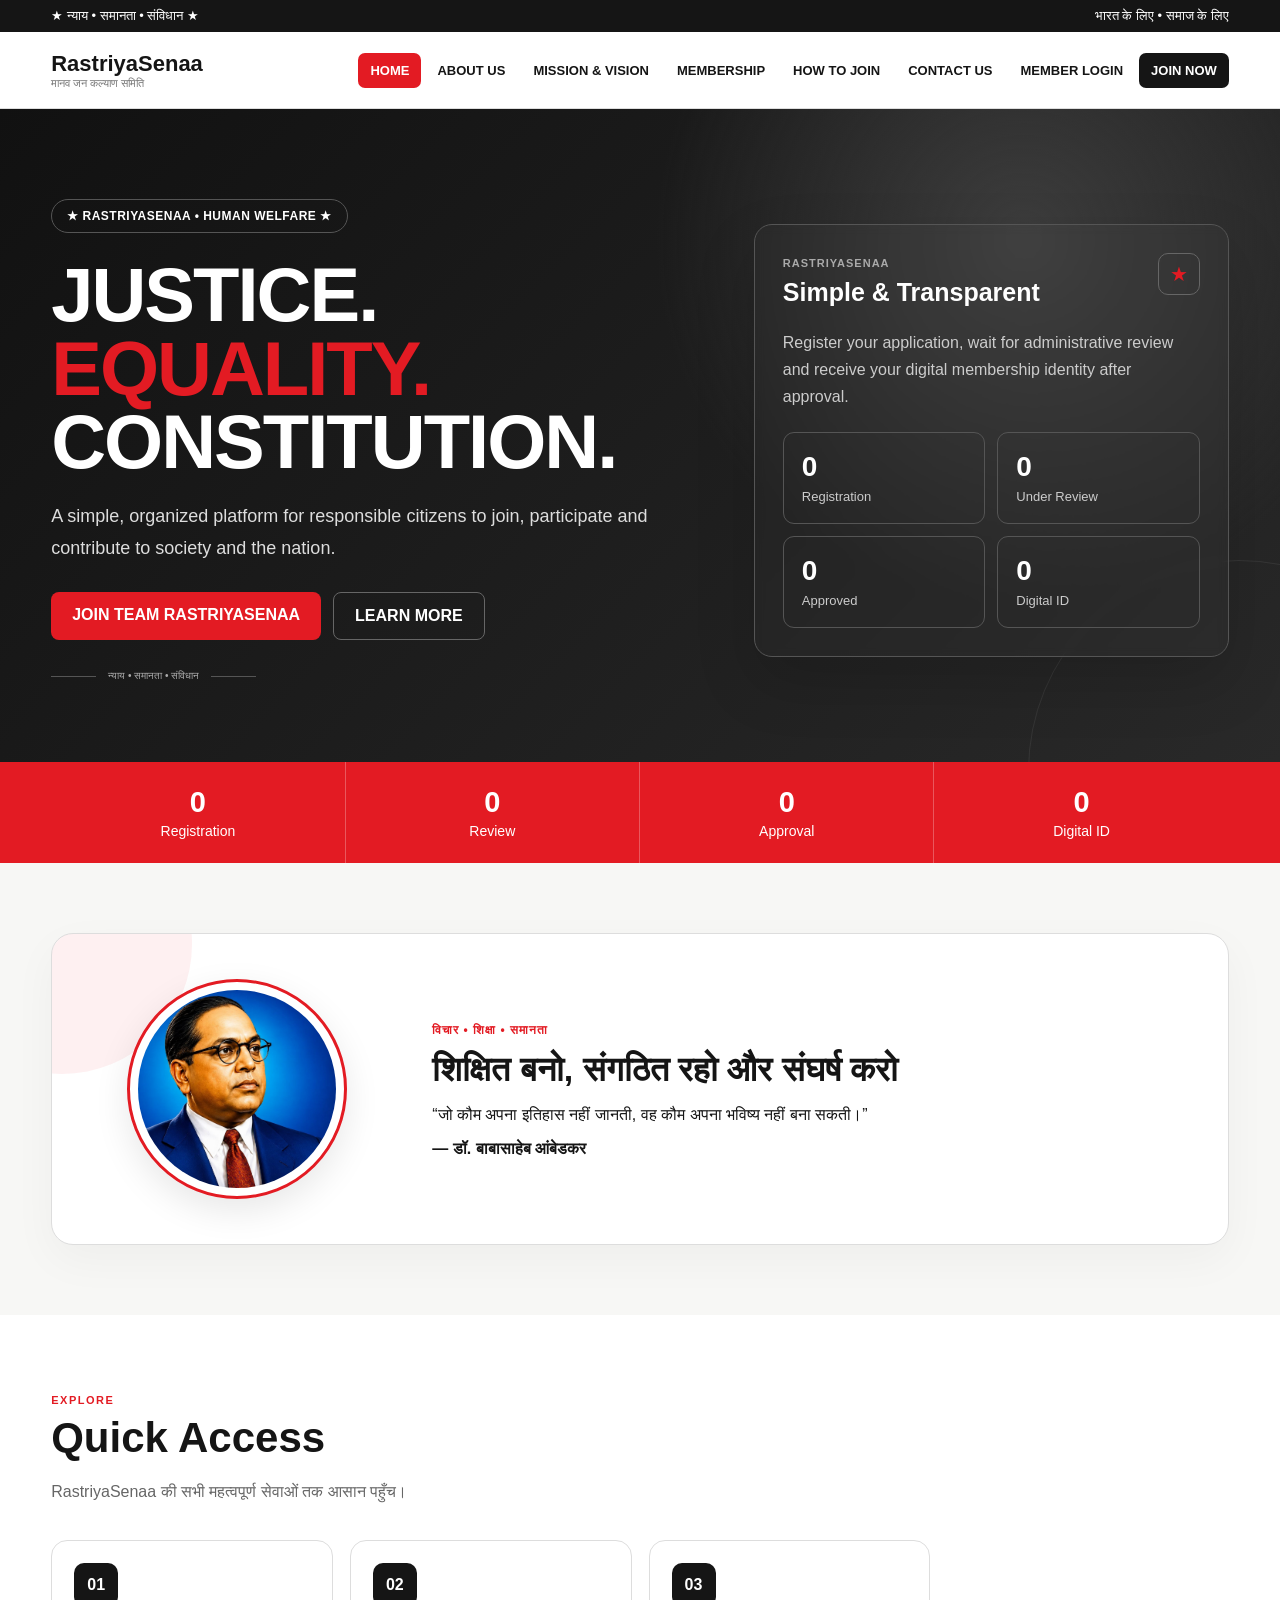
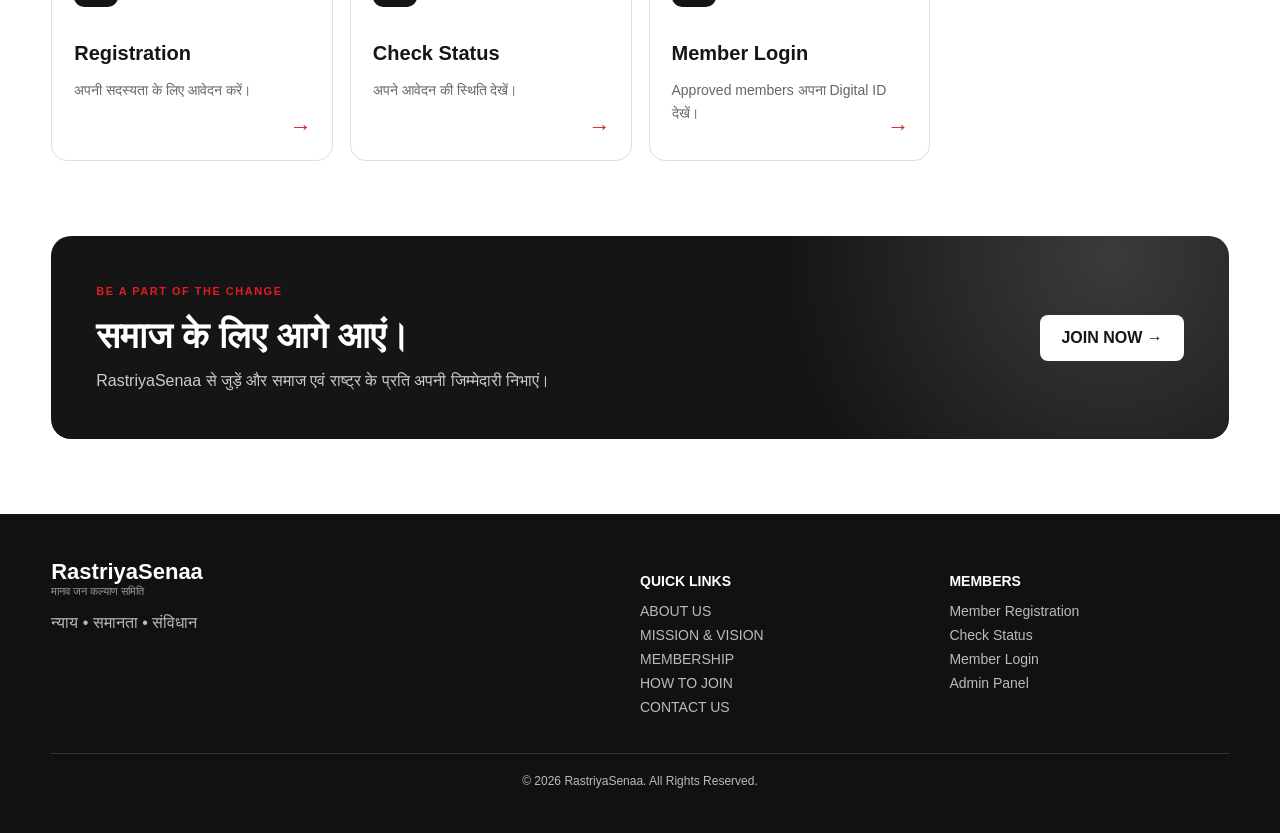
<file: index.html>
<!doctype html>
<html lang="hi">
<head>

<meta charset="utf-8">

<meta name="viewport" content="width=device-width,initial-scale=1">

<title>RastriyaSenaa | Team RastriyaSenaa | Justice, Equality & Constitution</title>

<meta name="description" content="RashtriyaSenaa is a platform to join Team RashtriyaSenaa and contribute towards justice, equality and constitutional values.">

<meta name="robots" content="index, follow">

<link rel="canonical" href="https://rastriyasenaa.in/">

<link rel="stylesheet" href="styles.css">

</head>

<body>
<header></header>
<main>
<section class="hero">
  <div class="container hero-grid">
    <div class="hero-content">
      <span class="eyebrow">★ RASTRIYASENAA • HUMAN WELFARE ★</span>
      <h1>JUSTICE.<br><em>EQUALITY.</em><br>CONSTITUTION.</h1>
      <p class="hero-text">A simple, organized platform for responsible citizens to join, participate and contribute to society and the nation.</p>
      <div class="buttons">
        <a class="btn red" href="register.html">JOIN TEAM RASTRIYASENAA</a>
        <a class="btn outline" href="about.html">LEARN MORE</a>
      </div>
      <div class="hero-line"><span></span><small>न्याय • समानता • संविधान</small><span></span></div>
    </div>
    <div class="hero-panel">
      <div class="panel-top"><div><span class="panel-label">RASTRIYASENAA</span><h2>Simple &amp; Transparent</h2></div><div class="panel-icon">★</div></div>
      <p>Register your application, wait for administrative review and receive your digital membership identity after approval.</p>
      <div class="mini">
        <div class="mini-card"><strong id="registerCount">0</strong><span>Registration</span></div>
        <div class="mini-card"><strong id="reviewCount">0</strong><span>Under Review</span></div>
        <div class="mini-card"><strong id="approveCount">0</strong><span>Approved</span></div>
        <div class="mini-card"><strong id="digitalIdCount">0</strong><span>Digital ID</span></div>
      </div>
    </div>
  </div>
</section>

<section class="stats">
  <div class="container stats-grid">
    <div class="stat"><strong id="statRegister">0</strong><span>Registration</span></div>
    <div class="stat"><strong id="statReview">0</strong><span>Review</span></div>
    <div class="stat"><strong id="statApproval">0</strong><span>Approval</span></div>
    <div class="stat"><strong id="statDigitalId">0</strong><span>Digital ID</span></div>
  </div>
</section>

<section class="ambedkar-section">
  <div class="container">
    <div class="ambedkar-box">
      <div class="ambedkar-photo-wrap">
        <div class="photo-ring">
          <img src="baba-saheb-web.jpg" alt="Dr. Babasaheb Ambedkar">
        </div>
      </div>
      <div class="ambedkar-content">
        <span class="thought-small">विचार • शिक्षा • समानता</span>
        <h2>शिक्षित बनो, संगठित रहो और संघर्ष करो</h2>
        <p>“जो कौम अपना इतिहास नहीं जानती, वह कौम अपना भविष्य नहीं बना सकती।”</p>
        <strong>— डॉ. बाबासाहेब आंबेडकर</strong>
      </div>
    </div>
  </div>
</section>

<section class="section quick-section">
  <div class="container">
    <div class="head">
      <span class="section-tag">EXPLORE</span>
      <h2>Quick Access</h2>
      <p>RastriyaSenaa की सभी महत्वपूर्ण सेवाओं तक आसान पहुँच।</p>
    </div>
    <div class="cards">
      <a class="card" href="register.html"><div class="card-number">01</div><div class="card-content"><h3>Registration</h3><p>अपनी सदस्यता के लिए आवेदन करें।</p></div><div class="arrow">→</div></a>
      <a class="card" href="status.html"><div class="card-number">02</div><div class="card-content"><h3>Check Status</h3><p>अपने आवेदन की स्थिति देखें।</p></div><div class="arrow">→</div></a>
      <a class="card" href="login.html"><div class="card-number">03</div><div class="card-content"><h3>Member Login</h3><p>Approved members अपना Digital ID देखें।</p></div><div class="arrow">→</div></a>
      </div>
  </div>
</section>

<section class="join-section">
  <div class="container">
    <div class="join-box">
      <div><span class="section-tag light">BE A PART OF THE CHANGE</span><h2>समाज के लिए आगे आएं।</h2><p>RastriyaSenaa से जुड़ें और समाज एवं राष्ट्र के प्रति अपनी जिम्मेदारी निभाएं।</p></div>
      <a class="btn white" href="register.html">JOIN NOW →</a>
    </div>
  </div>
</section>
</main>
<footer></footer>
<script src="site.js"></script>
<script>
async function loadHomeStats(){
  try{
    if(typeof api !== "function") return;
    const result=await api({action:"getStats"});
    if(!result || !result.success){console.log("Stats error:",result);return;}
    const total=result.totalRegistered ?? result.total ?? 0;
    const pending=result.pendingApplications ?? result.pending ?? 0;
    const approved=result.approvedMembers ?? result.approved ?? 0;
    const digitalIds=result.digitalIds ?? approved ?? 0;
    document.getElementById("registerCount").textContent=total;
    document.getElementById("reviewCount").textContent=pending;
    document.getElementById("approveCount").textContent=approved;
    document.getElementById("digitalIdCount").textContent=digitalIds;
    document.getElementById("statRegister").textContent=total;
    document.getElementById("statReview").textContent=pending;
    document.getElementById("statApproval").textContent=approved;
    document.getElementById("statDigitalId").textContent=digitalIds;
  }catch(error){console.log("Unable to load website statistics:",error);}
}
loadHomeStats();
setInterval(loadHomeStats,60000);
</script>
</body>
</html>
</file>
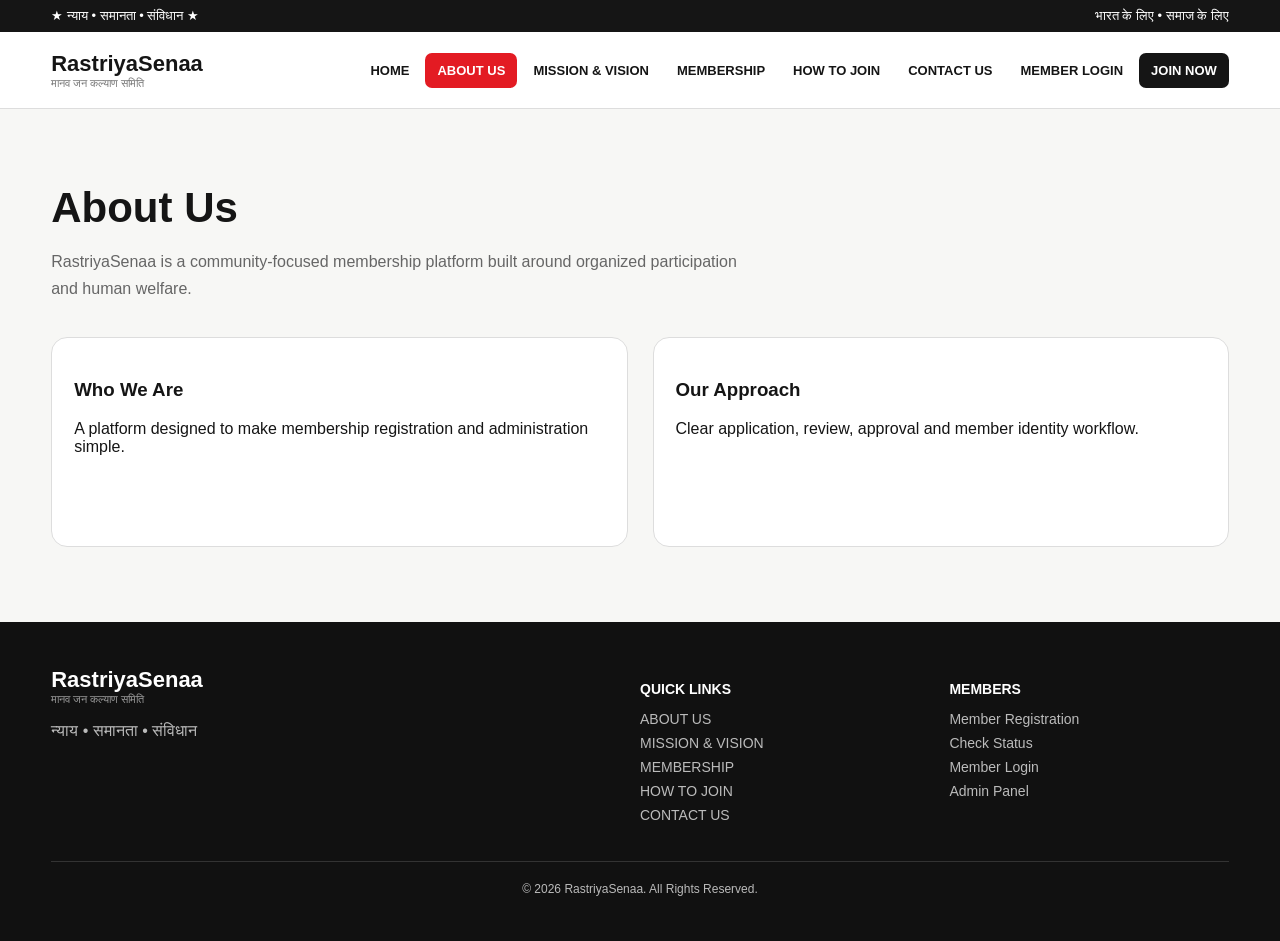
<file: about.html>
<!doctype html><html lang="en"><head><meta charset="utf-8"><meta name="viewport" content="width=device-width,initial-scale=1"><title>About Us | RastriyaSenaa</title><link rel="stylesheet" href="styles.css"></head><body><header></header><main><section class="section"><div class="container"><div class="head"><h2>About Us</h2><p>RastriyaSenaa is a community-focused membership platform built around organized participation and human welfare.</p></div><div class="two"><div class="card"><h3>Who We Are</h3><p>A platform designed to make membership registration and administration simple.</p></div><div class="card"><h3>Our Approach</h3><p>Clear application, review, approval and member identity workflow.</p></div></div></div></section></main><footer></footer><script src="site.js"></script></body></html>
</file>
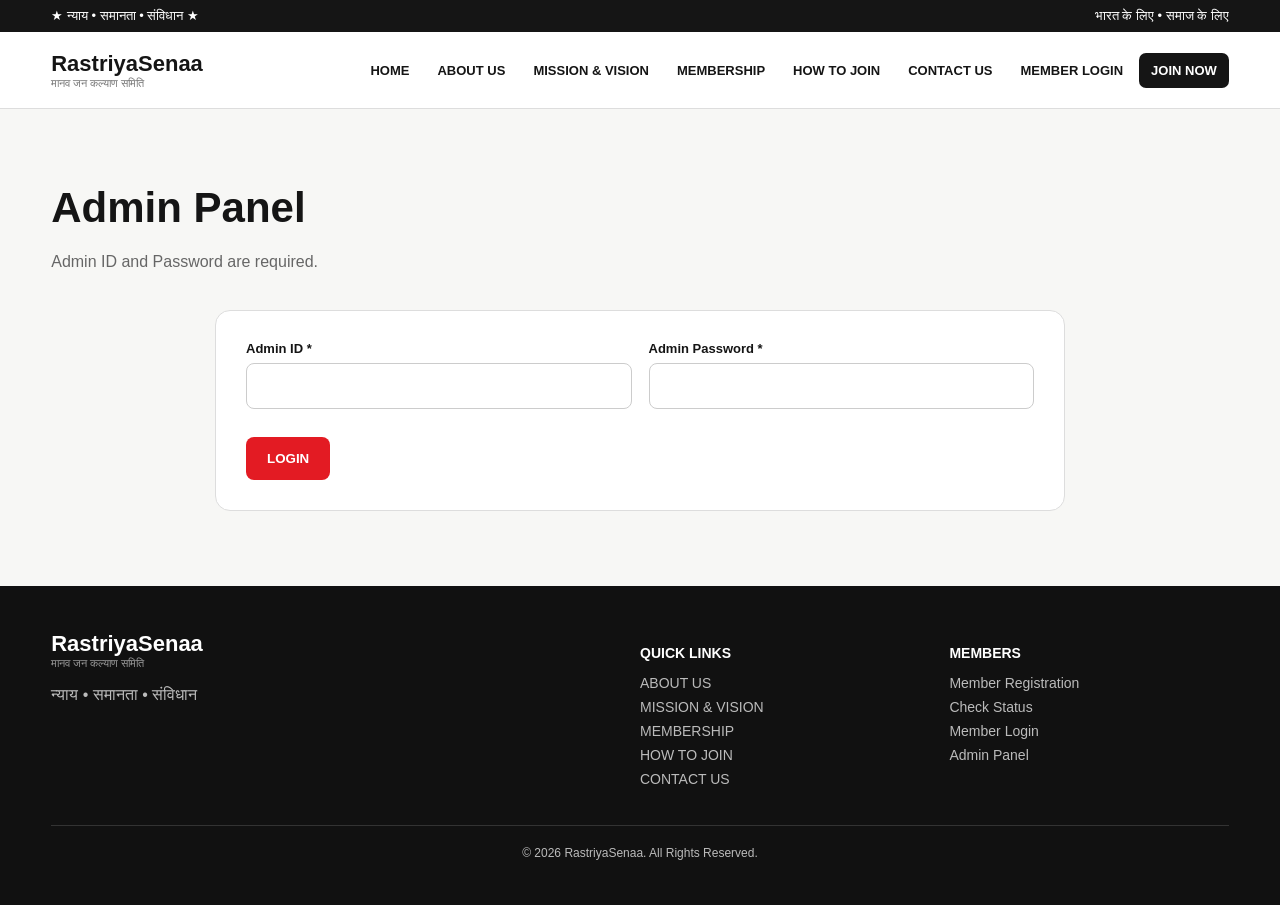
<file: admin.html>
<!doctype html>
<html lang="en">

<head>

<meta charset="utf-8">

<meta
name="viewport"
content="width=device-width,initial-scale=1">

<title>Admin Panel | RastriyaSenaa</title>

<link
rel="stylesheet"
href="styles.css">

</head>


<body>

<header></header>


<main>

<section class="section">

<div class="container">


<!-- =====================================================
     PAGE HEADING
===================================================== -->

<div class="head">

<h2>
Admin Panel
</h2>

<p>
Admin ID and Password are required.
</p>

</div>



<!-- =====================================================
     LOGIN
===================================================== -->

<div
id="loginBox"
class="form">

<form
id="loginForm">


<div class="formgrid">


<div class="field">

<label>
Admin ID *
</label>

<input
name="adminId"
required
autocomplete="username">

</div>



<div class="field">

<label>
Admin Password *
</label>

<input
name="password"
type="password"
required
autocomplete="current-password">

</div>


</div>



<div class="buttons">

<button
class="btn red"
type="submit">

LOGIN

</button>

</div>


<div
id="loginMsg"
class="msg">
</div>


</form>

</div>



<!-- =====================================================
     ADMIN PANEL
===================================================== -->

<div
id="panel"
style="display:none">


<!-- =====================================================
     ADMIN INFORMATION
===================================================== -->

<div
class="card"
style="margin-bottom:20px">

<div
style="
display:flex;
justify-content:space-between;
gap:10px;
flex-wrap:wrap;
align-items:center;
">


<div>

<h3
style="margin-bottom:6px">

Admin Dashboard

</h3>


<div
id="adminInfo"
style="
font-size:14px;
line-height:1.7;
">

</div>

</div>



<button
class="btn red"
type="button"
onclick="loadApps()">

REFRESH

</button>


</div>

</div>



<!-- =====================================================
     ADMIN MANAGEMENT
===================================================== -->

<div
id="adminManagement"
class="card"
style="
margin-bottom:20px;
display:none;
">


<h3>
Admin Management
</h3>


<p
id="adminManagementText"
style="
font-size:14px;
margin-bottom:15px;
">

</p>



<!-- =====================================================
     APPOINT NEW ADMIN
===================================================== -->

<div class="form">


<h4
style="margin-bottom:15px">

Appoint New Admin

</h4>


<form
id="createAdminForm">


<div class="formgrid">


<!-- ADMIN ID -->

<div class="field">

<label>
Admin ID *
</label>

<input
name="newAdminId"
id="newAdminId"
required
placeholder="Enter Admin ID">

</div>



<!-- PASSWORD -->

<div class="field">

<label>
Password *
</label>

<input
name="newPassword"
id="newPassword"
type="password"
required
placeholder="Enter Password">

</div>



<!-- EMAIL -->

<div class="field">

<label>
Admin Email *
</label>

<input
name="adminEmail"
id="adminEmail"
type="email"
required
placeholder="Enter Email">

</div>



<!-- ROLE -->

<div class="field">

<label>
Admin Role *
</label>


<select
name="role"
id="adminRole"
required
onchange="adminRoleChanged()">

<option value="">
Select Role
</option>


<option
value="NATIONAL"
id="roleNational">

National Admin

</option>


<option
value="STATE"
id="roleState">

State Admin

</option>


<option
value="MANDAL"
id="roleMandal">

Mandal Admin

</option>


<option
value="DISTRICT"
id="roleDistrict">

District Admin

</option>


</select>

</div>



<!-- =====================================================
     STATE
===================================================== -->

<div
class="field"
id="adminStateBox"
style="display:none">

<label>
State *
</label>


<select
id="adminState"
name="state"
onchange="loadAdminMandals()">

<option value="">
Select State
</option>

</select>

</div>



<!-- =====================================================
     MANDAL
===================================================== -->

<div
class="field"
id="adminMandalBox"
style="display:none">

<label>
Mandal *
</label>


<select
id="adminMandal"
name="mandal"
onchange="loadAdminDistricts()"
disabled>

<option value="">
Select Mandal
</option>

</select>

</div>



<!-- =====================================================
     DISTRICT
===================================================== -->

<div
class="field"
id="adminDistrictBox"
style="display:none">

<label>
District *
</label>


<select
id="adminDistrict"
name="district"
disabled>

<option value="">
Select District
</option>

</select>

</div>


</div>



<div class="buttons">

<button
class="btn red"
type="submit">

APPOINT ADMIN

</button>

</div>


<div
id="adminCreateMsg"
class="msg">

</div>


</form>

</div>



<!-- =====================================================
     EXISTING ADMINS
===================================================== -->

<div
style="margin-top:25px">

<h4>
Existing Admins
</h4>


<div class="tablewrap">


<table class="table">


<thead>

<tr>

<th>
Admin ID
</th>

<th>
Email
</th>

<th>
Role
</th>

<th>
State
</th>

<th>
Mandal
</th>

<th>
District
</th>

<th>
Status
</th>

<th>
Action
</th>

</tr>

</thead>


<tbody
id="adminRows">

</tbody>


</table>


</div>

</div>


</div>



<!-- =====================================================
     APPLICATIONS
===================================================== -->

<div class="card">


<div
style="
display:flex;
justify-content:space-between;
gap:10px;
flex-wrap:wrap;
">

<h3>
Applications
</h3>

</div>


<div
id="panelMsg"
class="msg">

</div>


<div class="tablewrap">


<table class="table">


<thead>

<tr>

<th>
Application
</th>

<th>
Name
</th>

<th>
Mobile
</th>

<th>
State
</th>

<th>
Mandal
</th>

<th>
District
</th>

<th>
Assigned District Admin
</th>

<th>
Status
</th>

<th>
Post
</th>

<th>
Action
</th>

</tr>

</thead>


<tbody
id="rows">

</tbody>


</table>


</div>

</div>


</div>


</div>

</section>

</main>


<footer></footer>



<script src="site.js"></script>



<script>

/* =====================================================
   GLOBAL
===================================================== */

let admin = {};

let locations = [];



/* =====================================================
   POSTS
===================================================== */

const POSTS = [

"सदस्य",

"ब्लॉक अध्यक्ष",
"ब्लॉक उपाध्यक्ष",
"ब्लॉक महासचिव",
"ब्लॉक सचिव",

"तहसील अध्यक्ष",
"तहसील उपाध्यक्ष",
"तहसील महासचिव",
"तहसील सचिव",

"जिला अध्यक्ष",
"जिला उपाध्यक्ष",
"जिला महासचिव",
"जिला सचिव",

"मण्डल अध्यक्ष",
"मण्डल उपाध्यक्ष",
"मण्डल महासचिव",
"मण्डल सचिव",

"प्रदेश अध्यक्ष",
"प्रदेश उपाध्यक्ष",
"प्रदेश महासचिव",
"प्रदेश सचिव",

"राष्ट्रीय अध्यक्ष",
"राष्ट्रीय उपाध्यक्ष",
"राष्ट्रीय महासचिव",
"राष्ट्रीय सचिव"

];



/* =====================================================
   ESCAPE
===================================================== */

function esc(v){

return String(v ?? "")

.replace(/&/g,"&amp;")

.replace(/</g,"&lt;")

.replace(/>/g,"&gt;")

.replace(/"/g,"&quot;")

.replace(/'/g,"&#039;");

}



/* =====================================================
   ROLE NAME
===================================================== */

function roleName(role){

const r =
String(role || "").toUpperCase();


if(r === "MAIN")
return "Main Admin";


if(r === "NATIONAL")
return "National Admin";


if(r === "STATE")
return "State Admin";


if(r === "MANDAL")
return "Mandal Admin";


if(r === "DISTRICT")
return "District Admin";


return role || "Admin";

}



/* =====================================================
   CAN MANAGE ADMIN
===================================================== */

function canManageAdmins(){

const role =
String(admin.role || "")
.toUpperCase();


return [

"MAIN",
"NATIONAL",
"STATE",
"MANDAL"

].includes(role);

}



/* =====================================================
   ALLOWED ROLES
===================================================== */

function allowedRoles(){

const role =
String(admin.role || "")
.toUpperCase();


if(role === "MAIN"){

return [

"NATIONAL",
"STATE",
"MANDAL",
"DISTRICT"

];

}


if(role === "NATIONAL"){

return [

"STATE",
"MANDAL",
"DISTRICT"

];

}


if(role === "STATE"){

return [

"MANDAL",
"DISTRICT"

];

}


if(role === "MANDAL"){

return [

"DISTRICT"

];

}


return [];

}



/* =====================================================
   SHOW ADMIN INFORMATION
===================================================== */

function showAdminInfo(){

const box =
document.getElementById("adminInfo");


if(!box)
return;


let html =

"<strong>Role:</strong> " +

esc(roleName(admin.role));


if(admin.state){

html +=

" &nbsp; | &nbsp; " +

"<strong>State:</strong> " +

esc(admin.state);

}


if(admin.mandal){

html +=

" &nbsp; | &nbsp; " +

"<strong>Mandal:</strong> " +

esc(admin.mandal);

}


if(admin.district){

html +=

" &nbsp; | &nbsp; " +

"<strong>District:</strong> " +

esc(admin.district);

}


box.innerHTML = html;

}



/* =====================================================
   POST OPTIONS
===================================================== */

function postOptions(selected){

return POSTS.map(p =>

"<option value='" +

esc(p) +

"' " +

(p === selected
? "selected"
: "") +

">" +

esc(p) +

"</option>"

).join("");

}



/* =====================================================
   LOGIN
===================================================== */

document
.getElementById("loginForm")
.onsubmit = async function(e){

e.preventDefault();


admin =
Object.fromEntries(
new FormData(e.target)
);


const m =
document.getElementById("loginMsg");


m.className =
"msg";


m.style.display =
"block";


m.textContent =
"Checking...";


try{


const r =
await api({

action:"adminLogin",

...admin

});


if(!r.success){

m.className =
"msg error";


m.textContent =
r.message ||
"Login failed.";


return;

}



/* =====================================================
   SAVE ADMIN INFO
===================================================== */

admin = {

...admin,

...(r.admin || {}),

role:
r.role ||
(r.admin && r.admin.role) ||
"",

state:
r.state ||
(r.admin && r.admin.state) ||
"",

mandal:
r.mandal ||
(r.admin && r.admin.mandal) ||
"",

district:
r.district ||
(r.admin && r.admin.district) ||
""

};



document
.getElementById("loginBox")
.style.display =
"none";


document
.getElementById("panel")
.style.display =
"block";


showAdminInfo();



/* =====================================================
   ADMIN MANAGEMENT
===================================================== */

if(canManageAdmins()){


document
.getElementById("adminManagement")
.style.display =
"block";


const text =
document.getElementById(
"adminManagementText"
);


const role =
String(
admin.role || ""
).toUpperCase();


if(role === "MAIN"){

text.textContent =

"Main Admin can appoint National, State, Mandal and District Admins.";

}


else if(role === "NATIONAL"){

text.textContent =

"National Admin can appoint State, Mandal and District Admins.";

}


else if(role === "STATE"){

text.textContent =

"State Admin can appoint Mandal and District Admins.";

}


else if(role === "MANDAL"){

text.textContent =

"Mandal Admin can appoint District Admins.";

}


/* Load locations */

loadLocations();


/* Load admins */

loadAdmins();


/* Configure roles */

configureRoleOptions();

}


loadApps();


}catch(err){

m.className =
"msg error";


m.textContent =
err.message ||
"Connection error.";

}

};



/* =====================================================
   CONFIGURE ROLE OPTIONS
===================================================== */

function configureRoleOptions(){

const allowed =
allowedRoles();


const options = [

"NATIONAL",
"STATE",
"MANDAL",
"DISTRICT"

];


options.forEach(role => {

const option =
document.getElementById(
"role" +
role.charAt(0) +
role.slice(1).toLowerCase()
);


/*
 IDs:
 roleNational
 roleState
 roleMandal
 roleDistrict
*/

});


document
.getElementById("roleNational")
.style.display =
allowed.includes("NATIONAL")
? "block"
: "none";


document
.getElementById("roleState")
.style.display =
allowed.includes("STATE")
? "block"
: "none";


document
.getElementById("roleMandal")
.style.display =
allowed.includes("MANDAL")
? "block"
: "none";


document
.getElementById("roleDistrict")
.style.display =
allowed.includes("DISTRICT")
? "block"
: "none";


/*
 Reset role if not allowed
*/

const roleSelect =
document.getElementById("adminRole");


if(
roleSelect.value &&
!allowed.includes(roleSelect.value)
){

roleSelect.value = "";

adminRoleChanged();

}

}



/* =====================================================
   LOCATION LOAD
===================================================== */

async function loadLocations(){

try{


const r =
await api({

action:"getLocations"

});


if(
r &&
r.success &&
Array.isArray(r.locations)
){

locations =
r.locations;


fillAdminStates();

}


}catch(err){

console.log(
"Location load error:",
err
);

}

}



/* =====================================================
   FILL STATES
===================================================== */

function fillAdminStates(){

const select =
document.getElementById(
"adminState"
);


if(!select)
return;


const states =

[...
new Set(

locations

.map(x =>
String(x.state || "").trim()
)

.filter(Boolean)

)

].sort();


select.innerHTML =

"<option value=''>" +

"Select State" +

"</option>";


states.forEach(state => {


const option =
document.createElement(
"option"
);


option.value =
state;


option.textContent =
state;


select.appendChild(
option
);

});



/*
 STATE ADMIN:
 automatically lock to own state
*/

const currentRole =
String(
admin.role || ""
).toUpperCase();


if(
currentRole === "STATE" ||
currentRole === "MANDAL" ||
currentRole === "DISTRICT"
){

if(admin.state){

select.value =
admin.state;

select.disabled =
true;

loadAdminMandals();

}

}

}



/* =====================================================
   ROLE CHANGED
===================================================== */

function adminRoleChanged(){

const role =
document.getElementById(
"adminRole"
).value;


const stateBox =
document.getElementById(
"adminStateBox"
);


const mandalBox =
document.getElementById(
"adminMandalBox"
);


const districtBox =
document.getElementById(
"adminDistrictBox"
);


const state =
document.getElementById(
"adminState"
);


const mandal =
document.getElementById(
"adminMandal"
);


const district =
document.getElementById(
"adminDistrict"
);



stateBox.style.display =
"none";


mandalBox.style.display =
"none";


districtBox.style.display =
"none";


/*
 Reset
*/

if(
String(admin.role || "")
.toUpperCase() === "MAIN" ||
String(admin.role || "")
.toUpperCase() === "NATIONAL"
){

state.disabled =
false;

}


if(
String(admin.role || "")
.toUpperCase() === "MAIN" ||
String(admin.role || "")
.toUpperCase() === "NATIONAL" ||
String(admin.role || "")
.toUpperCase() === "STATE"
){

mandal.disabled =
true;

district.disabled =
true;

}


state.value = "";

mandal.value = "";

district.value = "";



mandal.innerHTML =

"<option value=''>" +
"Select Mandal" +
"</option>";


district.innerHTML =

"<option value=''>" +
"Select District" +
"</option>";



/* =====================================================
   STATE ADMIN
===================================================== */

const currentAdminRole =
String(
admin.role || ""
).toUpperCase();


if(
currentAdminRole === "STATE" ||
currentAdminRole === "MANDAL" ||
currentAdminRole === "DISTRICT"
){

state.value =
admin.state || "";

state.disabled =
true;

}



/* =====================================================
   NATIONAL
===================================================== */

if(role === "NATIONAL"){

return;

}



/* =====================================================
   STATE / MANDAL / DISTRICT
===================================================== */

if(
role === "STATE" ||
role === "MANDAL" ||
role === "DISTRICT"
){

stateBox.style.display =
"block";

}



/* =====================================================
   MANDAL / DISTRICT
===================================================== */

if(
role === "MANDAL" ||
role === "DISTRICT"
){

mandalBox.style.display =
"block";

}



/* =====================================================
   DISTRICT
===================================================== */

if(role === "DISTRICT"){

districtBox.style.display =
"block";

}


if(state.value){

loadAdminMandals();

}

}



/* =====================================================
   LOAD MANDALS
===================================================== */

function loadAdminMandals(){

const state =
document.getElementById(
"adminState"
).value;


const mandal =
document.getElementById(
"adminMandal"
);


const district =
document.getElementById(
"adminDistrict"
);


mandal.innerHTML =

"<option value=''>" +
"Select Mandal" +
"</option>";


district.innerHTML =

"<option value=''>" +
"Select District" +
"</option>";


district.disabled =
true;


if(!state){

mandal.disabled =
true;

return;

}


const mandals =

[...
new Set(

locations

.filter(x =>

String(x.state || "") ===
state

)

.map(x =>

String(x.mandal || "")
.trim()

)

.filter(Boolean)

)

].sort();


mandals.forEach(m => {


const option =
document.createElement(
"option"
);


option.value =
m;


option.textContent =
m;


mandal.appendChild(
option
);

});


mandal.disabled =
false;



/*
 MANDAL ADMIN:
 lock own mandal
*/

const currentRole =
String(
admin.role || ""
).toUpperCase();


if(
currentRole === "MANDAL" ||
currentRole === "DISTRICT"
){

if(admin.mandal){

mandal.value =
admin.mandal;

mandal.disabled =
true;

loadAdminDistricts();

}

}

}



/* =====================================================
   LOAD DISTRICTS
===================================================== */

function loadAdminDistricts(){

const state =
document.getElementById(
"adminState"
).value;


const mandal =
document.getElementById(
"adminMandal"
).value;


const district =
document.getElementById(
"adminDistrict"
);


district.innerHTML =

"<option value=''>" +
"Select District" +
"</option>";


if(!state || !mandal){

district.disabled =
true;

return;

}


const districts =

[...
new Set(

locations

.filter(x =>

String(x.state || "") ===
state &&

String(x.mandal || "") ===
mandal

)

.map(x =>

String(x.district || "")
.trim()

)

.filter(Boolean)

)

].sort();


districts.forEach(d => {


const option =
document.createElement(
"option"
);


option.value =
d;


option.textContent =
d;


district.appendChild(
option
);

});


district.disabled =
false;



/*
 DISTRICT ADMIN:
 lock own district
*/

const currentRole =
String(
admin.role || ""
).toUpperCase();


if(currentRole === "DISTRICT"){

if(admin.district){

district.value =
admin.district;

district.disabled =
true;

}

}

}



/* =====================================================
   CREATE ADMIN
===================================================== */

document
.getElementById("createAdminForm")
.onsubmit = async function(e){

e.preventDefault();


const currentAdminRole =
String(
admin.role || ""
).toUpperCase();


const targetRole =
String(
document.getElementById(
"adminRole"
).value || ""
).toUpperCase();



/* =====================================================
   PERMISSION CHECK
===================================================== */

if(!canManageAdmins()){

alert(
"Is Admin ko kisi naye Admin ko appoint karne ki permission nahi hai."
);

return;

}


const allowed =
allowedRoles();


if(!allowed.includes(targetRole)){

alert(
"Is role ke Admin ko ye Admin appoint karne ki permission nahi hai."
);

return;

}



/* =====================================================
   FORM VALUES
===================================================== */

const form =
e.target;


const newAdminId =
String(
form.newAdminId.value || ""
).trim();


const newPassword =
String(
form.newPassword.value || ""
);


const adminEmail =
String(
form.adminEmail.value || ""
).trim();


const state =
String(
form.state.value || ""
).trim();


const mandal =
String(
form.mandal.value || ""
).trim();


const district =
String(
form.district.value || ""
).trim();


const msg =
document.getElementById(
"adminCreateMsg"
);


msg.className =
"msg";


msg.style.display =
"block";


msg.textContent =
"Creating Admin...";



/* =====================================================
   REQUIRED
===================================================== */

if(
!newAdminId ||
!newPassword ||
!adminEmail ||
!targetRole
){

msg.className =
"msg error";


msg.textContent =
"Required fields complete karo.";


return;

}



/* =====================================================
   LOCATION VALIDATION
===================================================== */

if(
(
targetRole === "STATE" ||
targetRole === "MANDAL" ||
targetRole === "DISTRICT"
)
&&
!state
){

msg.className =
"msg error";


msg.textContent =
"State select karo.";


return;

}


if(
(
targetRole === "MANDAL" ||
targetRole === "DISTRICT"
)
&&
!mandal
){

msg.className =
"msg error";


msg.textContent =
"Mandal select karo.";


return;

}


if(
targetRole === "DISTRICT" &&
!district
){

msg.className =
"msg error";


msg.textContent =
"District select karo.";


return;

}



/* =====================================================
   HIERARCHY VALIDATION
===================================================== */


/*
 STATE ADMIN can only appoint
 inside own state
*/

if(
currentAdminRole === "STATE" &&
state !== admin.state
){

msg.className =
"msg error";


msg.textContent =
"State Admin sirf apne State me Admin appoint kar sakta hai.";


return;

}


/*
 MANDAL ADMIN can only appoint
 District inside own Mandal
*/

if(
currentAdminRole === "MANDAL" &&
(
state !== admin.state ||
mandal !== admin.mandal
)
){

msg.className =
"msg error";


msg.textContent =
"Mandal Admin sirf apne Mandal ke andar District Admin appoint kar sakta hai.";


return;

}


/*
 DISTRICT ADMIN cannot appoint
*/

if(
currentAdminRole === "DISTRICT"
){

msg.className =
"msg error";


msg.textContent =
"District Admin ko Admin appoint karne ki permission nahi hai.";


return;

}



/* =====================================================
   SEND REQUEST
===================================================== */

try{


const r =
await api({

action:"createAdmin",

adminId:
admin.adminId,

password:
admin.password,

newAdminId:
newAdminId,

newPassword:
newPassword,

adminEmail:
adminEmail,

role:
targetRole,

state:
state,

mandal:
mandal,

district:
district

});



msg.className =
"msg " +
(
r.success
? "success"
: "error"
);


msg.textContent =
r.message ||

(
r.success
? "Admin appointed successfully."
: "Admin creation failed."
);



if(r.success){

form.reset();


adminRoleChanged();


loadAdmins();

}


}catch(err){

msg.className =
"msg error";


msg.textContent =
err.message ||
"Connection error.";

}

};



/* =====================================================
   LOAD ADMINS
===================================================== */

async function loadAdmins(){

if(!canManageAdmins())
return;


const tbody =
document.getElementById(
"adminRows"
);


tbody.innerHTML =

"<tr>" +

"<td colspan='8' " +
"style='text-align:center;padding:20px'>" +

"Loading..." +

"</td>" +

"</tr>";



try{


const r =
await api({

action:"listAdmins",

...admin

});


if(!r.success){

tbody.innerHTML =

"<tr>" +

"<td colspan='8' " +
"style='text-align:center;padding:20px'>" +

esc(
r.message ||
"Unable to load admins."
) +

"</td>" +

"</tr>";


return;

}



const admins =
r.admins || [];


if(!admins.length){

tbody.innerHTML =

"<tr>" +

"<td colspan='8' " +
"style='text-align:center;padding:20px'>" +

"No Admins found." +

"</td>" +

"</tr>";


return;

}



tbody.innerHTML =
"";


admins.forEach(a => {


const tr =
document.createElement("tr");


const status =
String(
a.status || ""
).toUpperCase();


let action =
"—";


if(
status === "ACTIVE" &&
String(a.adminId || "") !==
String(admin.adminId || "")
){

action =

"<button " +
"class='btn red' " +

"onclick=\"deactivateAdmin('" +

esc(a.adminId) +

"')\">" +

"DEACTIVATE" +

"</button>";

}



tr.innerHTML =

"<td>" +

esc(a.adminId) +

"</td>" +

"<td>" +

esc(a.email || "") +

"</td>" +

"<td>" +

esc(
roleName(a.role)
) +

"</td>" +

"<td>" +

esc(a.state || "") +

"</td>" +

"<td>" +

esc(a.mandal || "") +

"</td>" +

"<td>" +

esc(a.district || "") +

"</td>" +

"<td>" +

esc(status) +

"</td>" +

"<td>" +

action +

"</td>";



tbody.appendChild(tr);

});


}catch(err){

tbody.innerHTML =

"<tr>" +

"<td colspan='8' " +
"style='text-align:center;padding:20px'>" +

esc(
err.message ||
"Connection error."
) +

"</td>" +

"</tr>";

}

}



/* =====================================================
   DEACTIVATE ADMIN
===================================================== */

async function deactivateAdmin(adminId){

if(!canManageAdmins()){

alert(
"Is Admin ko deactivate karne ki permission nahi hai."
);

return;

}


if(
!confirm(
"Are you sure you want to deactivate Admin " +
adminId +
"?"
)
)
return;



try{


const r =
await api({

action:"deactivateAdmin",

adminId:
admin.adminId,

password:
admin.password,

targetAdminId:
adminId

});


showResult(r);


if(r.success){

loadAdmins();

}


}catch(err){

showResult({

success:false,

message:
err.message ||
"Connection error."

});

}

}



/* =====================================================
   LOAD APPLICATIONS
===================================================== */

async function loadApps(){

const m =
document.getElementById(
"panelMsg"
);


m.style.display =
"none";


try{


const r =
await api({

action:"adminList",

...admin

});


if(!r.success){

m.className =
"msg error";


m.textContent =
r.message ||
"Unable to load applications.";


m.style.display =
"block";


return;

}



if(r.admin){

admin = {

...admin,

...r.admin

};


showAdminInfo();

}



const rows =
document.getElementById(
"rows"
);


rows.innerHTML =
"";


const applications =
r.applications || [];


if(!applications.length){

rows.innerHTML =

"<tr>" +

"<td colspan='10' " +
"style='text-align:center;padding:20px'>" +

"No applications found." +

"</td>" +

"</tr>";


return;

}



applications.forEach(x => {


const id =
String(
x.applicationId || ""
);


const status =
String(
x.status || ""
).toUpperCase();


let postCell =
"—";


let actionCell =
"—";



/* =====================================================
   APPROVED
===================================================== */

if(status === "APPROVED"){

postCell =

"<select " +

"id='post_" +

esc(id) +

"' " +

"style='min-width:160px'>" +

postOptions(
x.post || "सदस्य"
) +

"</select>";



actionCell =

"<button " +

"class='btn red' " +

"onclick=\"savePost('" +

esc(id) +

"')\">" +

"SAVE POST" +

"</button> " +


"<button " +

"class='btn' " +

"onclick=\"rejectApplication('" +

esc(id) +

"')\">" +

"REJECT" +

"</button>";

}



/* =====================================================
   PENDING
===================================================== */

else if(status === "PENDING"){

actionCell =

"<button " +

"class='btn red' " +

"onclick=\"approveApplication('" +

esc(id) +

"')\">" +

"APPROVE" +

"</button> " +


"<button " +

"class='btn' " +

"onclick=\"rejectApplication('" +

esc(id) +

"')\">" +

"REJECT" +

"</button>";

}



/* =====================================================
   REJECTED
===================================================== */

else if(status === "REJECTED"){

actionCell =
"REJECTED";

}



const tr =
document.createElement(
"tr"
);


tr.innerHTML =

"<td>" +

esc(id) +

"<br><small>" +

esc(x.memberId || "") +

"</small>" +

"</td>" +


"<td>" +

esc(x.name) +

"</td>" +


"<td>" +

esc(x.mobile) +

"</td>" +


"<td>" +

esc(x.state || "") +

"</td>" +


"<td>" +

esc(x.mandal || "") +

"</td>" +


"<td>" +

esc(x.district || "") +

"</td>" +


"<td>" +

esc(
x.assignedDistrictAdmin || ""
) +

"</td>" +


"<td>" +

esc(status) +

"</td>" +


"<td>" +

postCell +

"</td>" +


"<td>" +

actionCell +

"</td>";



rows.appendChild(tr);

});


}catch(err){

m.className =
"msg error";


m.textContent =
err.message ||
"Connection error.";


m.style.display =
"block";

}

}



/* =====================================================
   SAVE POST
===================================================== */

async function savePost(applicationId){

const select =
document.getElementById(
"post_" + applicationId
);


if(!select)
return;


const r =
await api({

action:"setPost",

applicationId:
applicationId,

post:
select.value,

...admin

});


showResult(r);


if(r.success){

loadApps();

}

}



/* =====================================================
   APPROVE
===================================================== */

async function approveApplication(applicationId){

if(
!confirm(
"APPROVE this application?"
)
)
return;


const r =
await api({

action:"approve",

applicationId:
applicationId,

...admin

});


showResult(r);


if(r.success){

loadApps();

}

}



/* =====================================================
   REJECT
===================================================== */

async function rejectApplication(applicationId){

if(
!confirm(
"REJECT this application?"
)
)
return;


const r =
await api({

action:"reject",

applicationId:
applicationId,

...admin

});


showResult(r);


if(r.success){

loadApps();

}

}



/* =====================================================
   RESULT
===================================================== */

function showResult(r){

const m =
document.getElementById(
"panelMsg"
);


m.className =
"msg " +

(
r.success
? "success"
: "error"
);


m.textContent =
r.message ||

(
r.success
? "Done."
: "Action failed."
);


m.style.display =
"block";

}

</script>

</body>

</html>
</file>
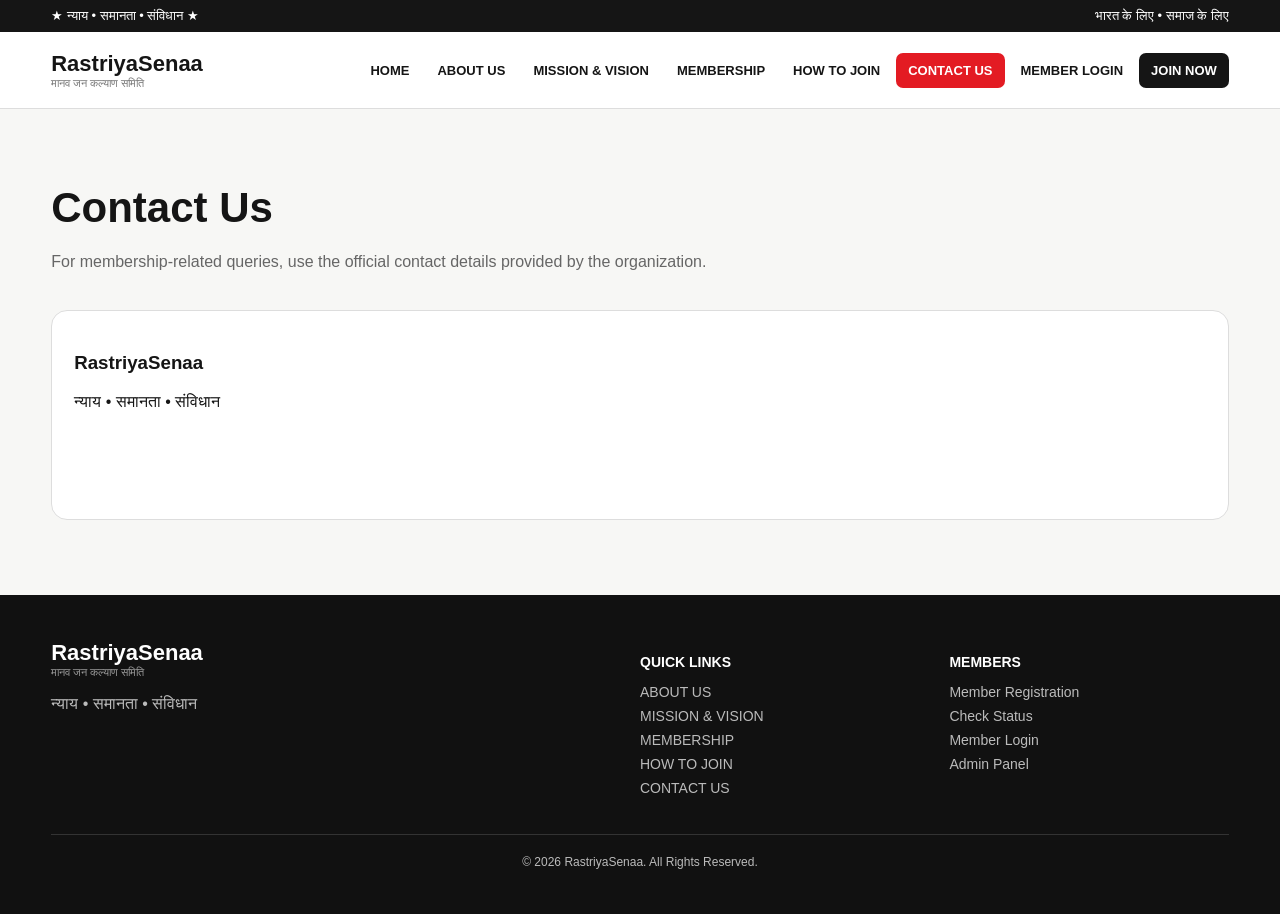
<file: contact.html>
<!doctype html><html lang="en"><head><meta charset="utf-8"><meta name="viewport" content="width=device-width,initial-scale=1"><title>Contact Us | RastriyaSenaa</title><link rel="stylesheet" href="styles.css"></head><body><header></header><main><section class="section"><div class="container"><div class="head"><h2>Contact Us</h2><p>For membership-related queries, use the official contact details provided by the organization.</p></div><div class="card"><h3>RastriyaSenaa</h3><p>न्याय • समानता • संविधान</p></div></div></section></main><footer></footer><script src="site.js"></script></body></html>
</file>
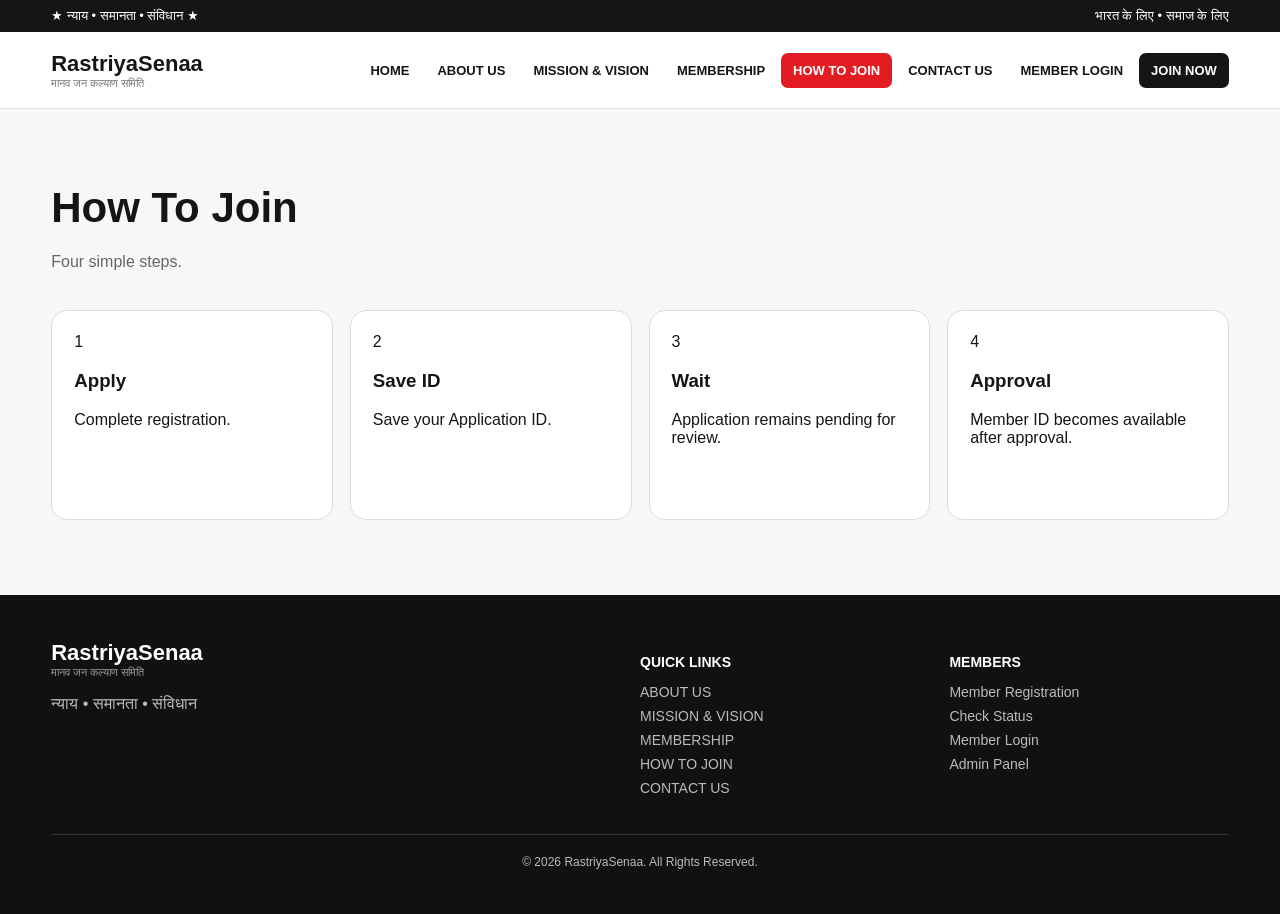
<file: how-to-join.html>
<!doctype html><html lang="en"><head><meta charset="utf-8"><meta name="viewport" content="width=device-width,initial-scale=1"><title>How To Join | RastriyaSenaa</title><link rel="stylesheet" href="styles.css"></head><body><header></header><main><section class="section"><div class="container"><div class="head"><h2>How To Join</h2><p>Four simple steps.</p></div><div class="cards"><div class="card"><div class="icon">1</div><h3>Apply</h3><p>Complete registration.</p></div><div class="card"><div class="icon">2</div><h3>Save ID</h3><p>Save your Application ID.</p></div><div class="card"><div class="icon">3</div><h3>Wait</h3><p>Application remains pending for review.</p></div><div class="card"><div class="icon">4</div><h3>Approval</h3><p>Member ID becomes available after approval.</p></div></div></div></section></main><footer></footer><script src="site.js"></script></body></html>
</file>
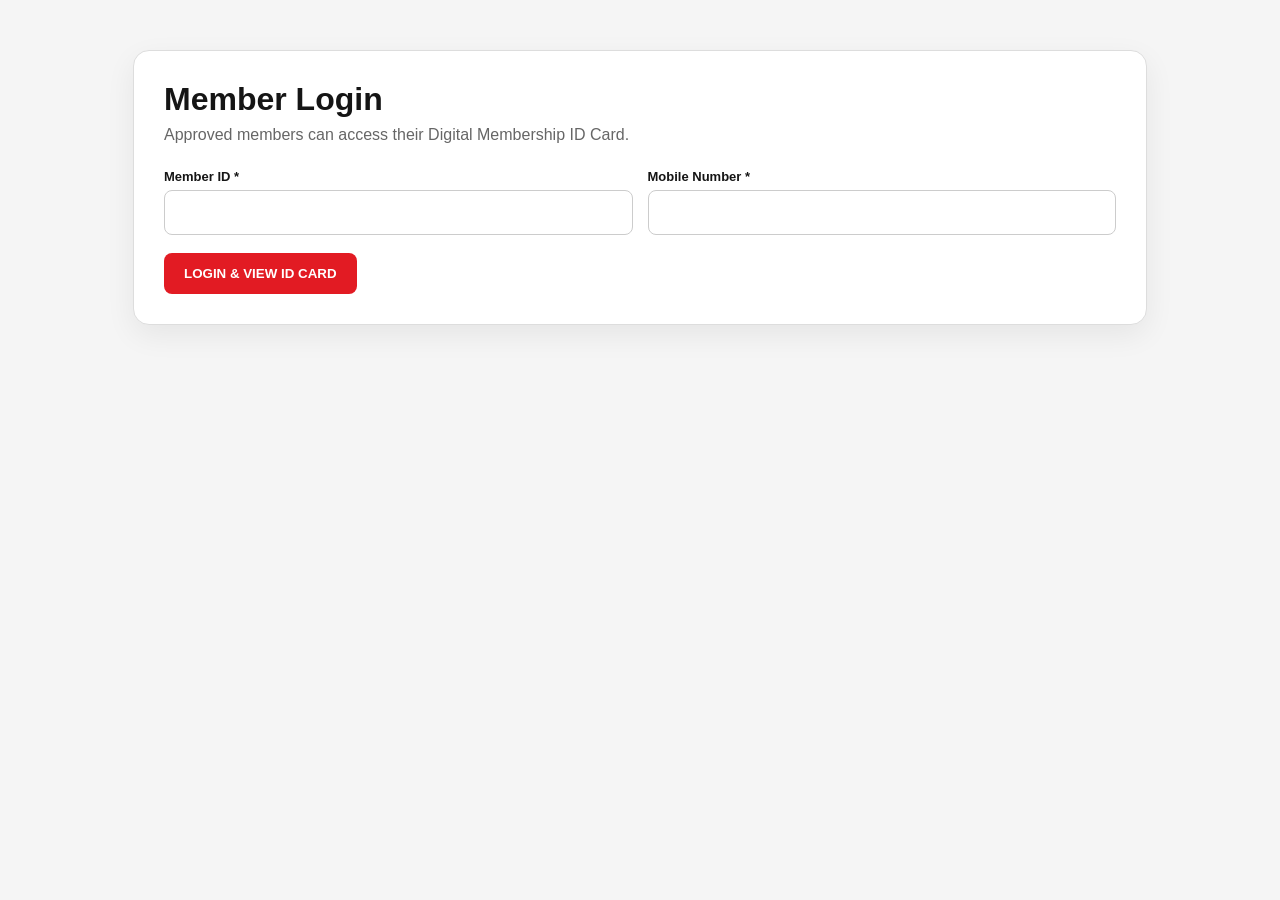
<file: login.html>
<!DOCTYPE html>
<html lang="en">
<head>
<meta charset="UTF-8">
<meta name="viewport" content="width=device-width,initial-scale=1.0">
<title>Member Login | RastriyaSenaa</title>
<style>
*{box-sizing:border-box}body{margin:0;font-family:Arial,Helvetica,sans-serif;background:#f5f5f5;color:#151515}
.wrap{max-width:1050px;margin:50px auto;padding:0 18px}.box{background:#fff;border:1px solid #ddd;border-radius:16px;padding:30px;box-shadow:0 10px 30px #0001}
h1{margin:0 0 8px}.sub{color:#666;margin-bottom:25px}
.grid{display:grid;grid-template-columns:1fr 1fr;gap:15px}.field label{display:block;font-weight:700;font-size:13px;margin-bottom:6px}.field input{width:100%;padding:13px;border:1px solid #ccc;border-radius:8px;font-size:15px}
button{border:0;background:#e21b23;color:#fff;padding:13px 20px;border-radius:8px;font-weight:800;cursor:pointer;margin-top:18px}
.msg{display:none;margin-top:15px;padding:12px;border-radius:8px}.ok{background:#dcfce7;color:#166534}.err{background:#fee2e2;color:#991b1b}
#cardArea{margin-top:30px;display:none}
.id-card{background:#fff;border:1px solid #ddd;border-radius:18px;overflow:hidden;box-shadow:0 15px 40px #0002;max-width:650px;margin:auto}
.card-top{background:#111;color:#fff;padding:20px 24px;display:flex;justify-content:space-between;align-items:center;gap:15px}
.logo{width:58px;height:58px;object-fit:contain;background:#fff;border-radius:50%;margin-right:12px}.orgline{display:flex;align-items:center}.org{font-size:24px;font-weight:900}.suborg{font-size:12px;color:#ddd;margin-top:4px}.approved{background:#e21b23;padding:9px 12px;border-radius:7px;font-size:11px;font-weight:900}
.card-body{padding:24px;display:grid;grid-template-columns:140px 1fr;gap:22px}.photo{width:140px;height:170px;background:#f1f1f1;border:2px solid #ddd;border-radius:10px;display:flex;align-items:center;justify-content:center;text-align:center;color:#777;font-size:12px;overflow:hidden}.photo img{width:100%;height:100%;object-fit:cover}
.name{font-size:24px;margin:0 0 10px}.row{padding:7px 0;border-bottom:1px solid #eee;font-size:13px}.row b{display:inline-block;width:110px;color:#555}.green{color:#16803a;font-weight:900}
.card-foot{border-top:1px solid #eee;padding:12px 24px;display:flex;justify-content:space-between;font-size:11px;color:#777}
.actions{text-align:center;margin:15px}.actions button{margin:0 5px}.black{background:#111}
@media(max-width:600px){.grid,.card-body{grid-template-columns:1fr}.photo{margin:auto}.card-top{flex-direction:column;text-align:center}}
@media print{body *{visibility:hidden!important}.print-area,.print-area *{visibility:visible!important}.print-area{position:absolute;left:0;top:0;width:100%}.actions{display:none!important}}
</style>
</head>
<body>
<div class="wrap">
<div class="box">
<h1>Member Login</h1>
<div class="sub">Approved members can access their Digital Membership ID Card.</div>
<form id="loginForm">
<div class="grid">
<div class="field"><label>Member ID *</label><input name="memberId" required></div>
<div class="field"><label>Mobile Number *</label><input name="mobile" required></div>
</div>
<button type="submit">LOGIN & VIEW ID CARD</button>
<div id="msg" class="msg"></div>
</form>

<div id="cardArea">
<div class="id-card print-area">
<div class="card-top">
<div class="orgline"><img class="logo" src="[data-uri]" alt="RashtriyaSenaa Logo"><div><div class="org">RastriyaSenaa</div><div class="suborg">मानव जन कल्याण समिति</div></div></div>
<div class="approved">APPROVED MEMBER</div>
</div>
<div class="card-body">
<div class="photo" id="photo">MEMBER<br>PHOTO</div>
<div>
<h2 class="name" id="name"></h2>
<div class="row"><b>Member ID</b><span id="memberIdOut"></span></div>
<div class="row"><b>Father Name</b><span id="father"></span></div>
<div class="row"><b>Mobile</b><span id="mobileOut"></span></div>
<div class="row"><b>District</b><span id="district"></span></div>
<div class="row"><b>State</b><span id="state"></span></div>
<div class="row"><b>Post</b><span id="post"></span></div>
<div class="row"><b>Status</b><span class="green">APPROVED</span></div>
</div>
</div>
<div class="card-foot"><span>न्याय • समानता • संविधान</span><span>Digital Membership ID Card</span></div>
</div>
<div class="actions"><button type="button" onclick="window.print()">PRINT / SAVE PDF</button><button type="button" class="black" onclick="location.reload()">LOGOUT</button></div>
</div>
</div>
</div>

<script>
/* Google Apps Script Web App */
const API_URL="https://script.google.com/macros/s/AKfycbzz4mI4hYFRzBN7R6p95GQVwzeX_qhWwhByIhOsT_n9ZiG5m4rGqQvDHs8fhgKeEcuI2g/exec";

async function api(data){
  const r=await fetch(API_URL,{
    method:"POST",
    headers:{"Content-Type":"text/plain;charset=utf-8"},
    body:JSON.stringify(data)
  });
  return await r.json();
}

function text(id,v){
  document.getElementById(id).textContent=v||"";
}

/* Convert common Google Drive photo links into an embeddable image URL. */
function normalizePhotoUrl(value){
  if(!value) return "";

  let url=String(value).trim();
  if(!url) return "";

  /* Already a base64/data image */
  if(/^data:image\//i.test(url)) return url;

  /* Google Drive: /file/d/FILE_ID/view */
  let m=url.match(/drive\.google\.com\/file\/d\/([^\/?#]+)/i);
  if(m){
    return "https://drive.google.com/thumbnail?id="+encodeURIComponent(m[1])+"&sz=w1000";
  }

  /* Google Drive: ?id=FILE_ID or &id=FILE_ID */
  m=url.match(/[?&]id=([^&#]+)/i);
  if(m && /drive\.google\.com/i.test(url)){
    return "https://drive.google.com/thumbnail?id="+encodeURIComponent(m[1])+"&sz=w1000";
  }

  /* Google Drive open?id=FILE_ID */
  m=url.match(/drive\.google\.com\/open\?id=([^&#]+)/i);
  if(m){
    return "https://drive.google.com/thumbnail?id="+encodeURIComponent(m[1])+"&sz=w1000";
  }

  return url;
}

function setMemberPhoto(value){
  const photoBox=document.getElementById("photo");
  if(!photoBox) return;

  photoBox.innerHTML="";

  const url=normalizePhotoUrl(value);

  if(!url){
    photoBox.innerHTML="MEMBER<br>PHOTO";
    return;
  }

  const img=document.createElement("img");
  img.alt="Member Photo";
  img.loading="eager";
  img.referrerPolicy="no-referrer";

  let triedFallback=false;

  img.onerror=function(){
    /*
      If a Drive thumbnail fails, try the original URL once.
      This also keeps compatibility with old data:image URLs.
    */
    if(!triedFallback && url!==String(value).trim()){
      triedFallback=true;
      img.src=String(value).trim();
      return;
    }

    photoBox.innerHTML="MEMBER<br>PHOTO";
  };

  img.onload=function(){
    photoBox.innerHTML="";
    photoBox.appendChild(img);
  };

  img.src=url;
  photoBox.appendChild(img);
}

document.getElementById("loginForm").addEventListener("submit",async function(e){
  e.preventDefault();

  const d=Object.fromEntries(new FormData(this));
  const msg=document.getElementById("msg");

  msg.style.display="block";
  msg.className="msg";
  msg.textContent="Checking...";

  document.getElementById("cardArea").style.display="none";

  try{
    const r=await api({
      action:"login",
      memberId:String(d.memberId||"").trim(),
      mobile:String(d.mobile||"").trim()
    });

    if(!r.success){
      msg.className="msg err";
      msg.textContent=r.message||"Invalid Member ID or Mobile Number";
      return;
    }

    if(String(r.status||"").toUpperCase()!=="APPROVED"){
      msg.className="msg err";
      msg.textContent="Admin approval ke baad hi ID Card milega.";
      return;
    }

    msg.className="msg ok";
    msg.textContent="Login successful — ID Card generated.";

    text("name",r.name);
    text("memberIdOut",r.memberId);
    text("father",r.fatherName);
    text("mobileOut",r.mobile);
    text("district",r.district);
    text("state",r.state);
    text("post",r.post || "सदस्य");

    /*
      FIX:
      Old code directly used r.photo.
      New code converts Google Drive links to a thumbnail URL,
      while still supporting old base64 data:image URLs.
    */
    setMemberPhoto(r.photo);

    document.getElementById("cardArea").style.display="block";

  }catch(err){
    msg.className="msg err";
    msg.textContent="Server connection error. Google Apps Script /exec URL check karo.";
  }
});
</script>
</body>
</html>
</file>
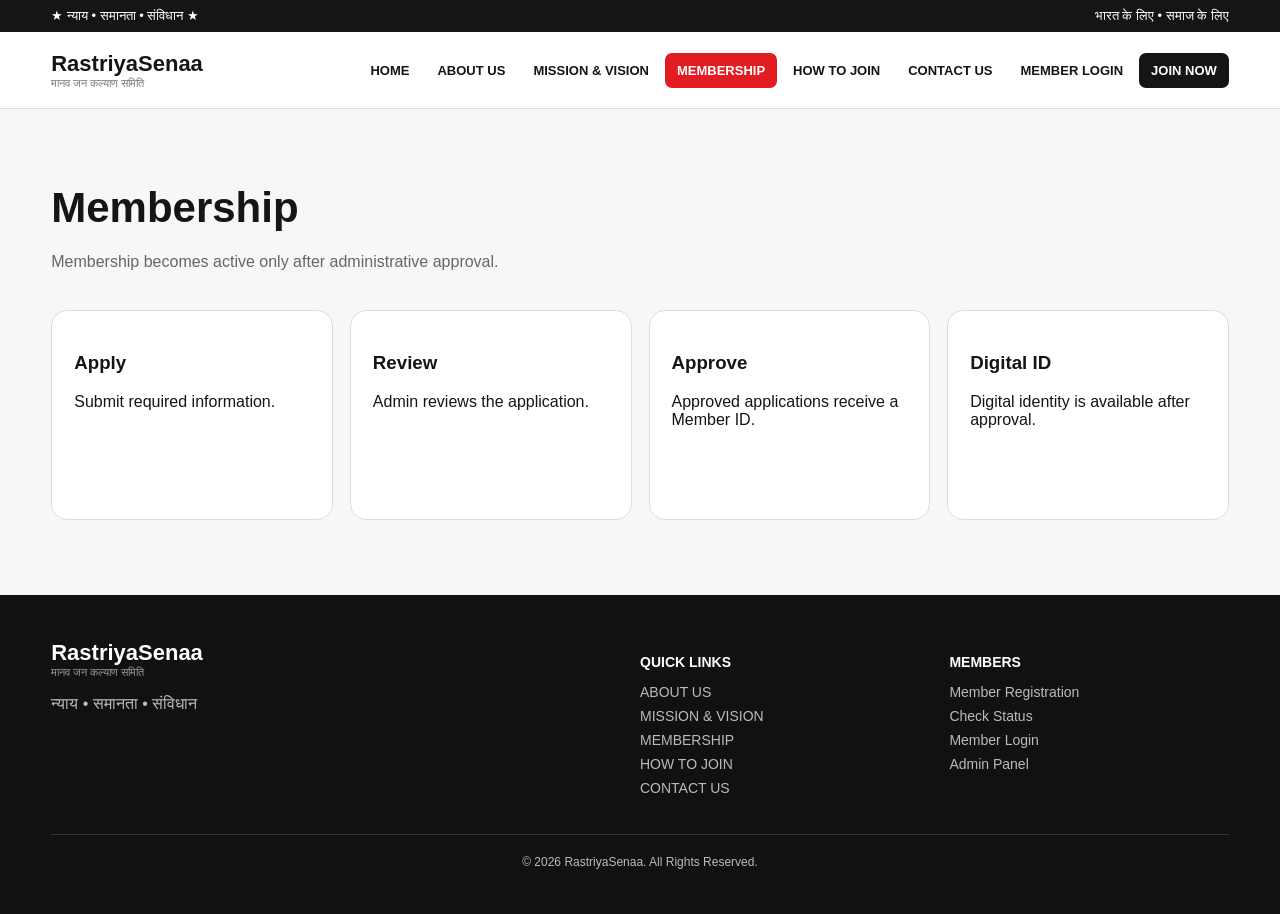
<file: membership.html>
<!doctype html><html lang="en"><head><meta charset="utf-8"><meta name="viewport" content="width=device-width,initial-scale=1"><title>Membership | RastriyaSenaa</title><link rel="stylesheet" href="styles.css"></head><body><header></header><main><section class="section"><div class="container"><div class="head"><h2>Membership</h2><p>Membership becomes active only after administrative approval.</p></div><div class="cards"><div class="card"><h3>Apply</h3><p>Submit required information.</p></div><div class="card"><h3>Review</h3><p>Admin reviews the application.</p></div><div class="card"><h3>Approve</h3><p>Approved applications receive a Member ID.</p></div><div class="card"><h3>Digital ID</h3><p>Digital identity is available after approval.</p></div></div></div></section></main><footer></footer><script src="site.js"></script></body></html>
</file>
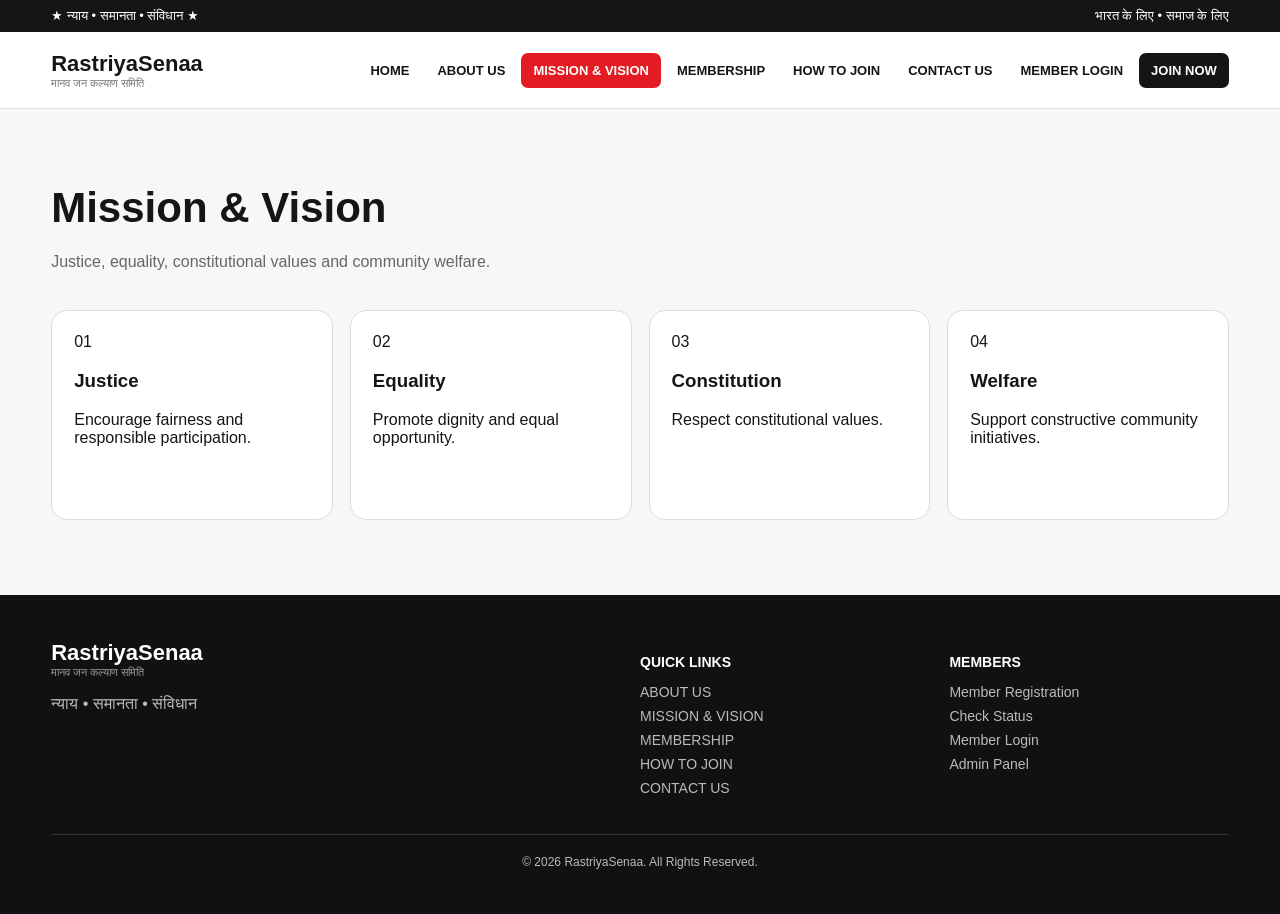
<file: mission.html>
<!doctype html><html lang="en"><head><meta charset="utf-8"><meta name="viewport" content="width=device-width,initial-scale=1"><title>Mission & Vision | RastriyaSenaa</title><link rel="stylesheet" href="styles.css"></head><body><header></header><main><section class="section"><div class="container"><div class="head"><h2>Mission & Vision</h2><p>Justice, equality, constitutional values and community welfare.</p></div><div class="cards"><div class="card"><div class="icon">01</div><h3>Justice</h3><p>Encourage fairness and responsible participation.</p></div><div class="card"><div class="icon">02</div><h3>Equality</h3><p>Promote dignity and equal opportunity.</p></div><div class="card"><div class="icon">03</div><h3>Constitution</h3><p>Respect constitutional values.</p></div><div class="card"><div class="icon">04</div><h3>Welfare</h3><p>Support constructive community initiatives.</p></div></div></div></section></main><footer></footer><script src="site.js"></script></body></html>
</file>
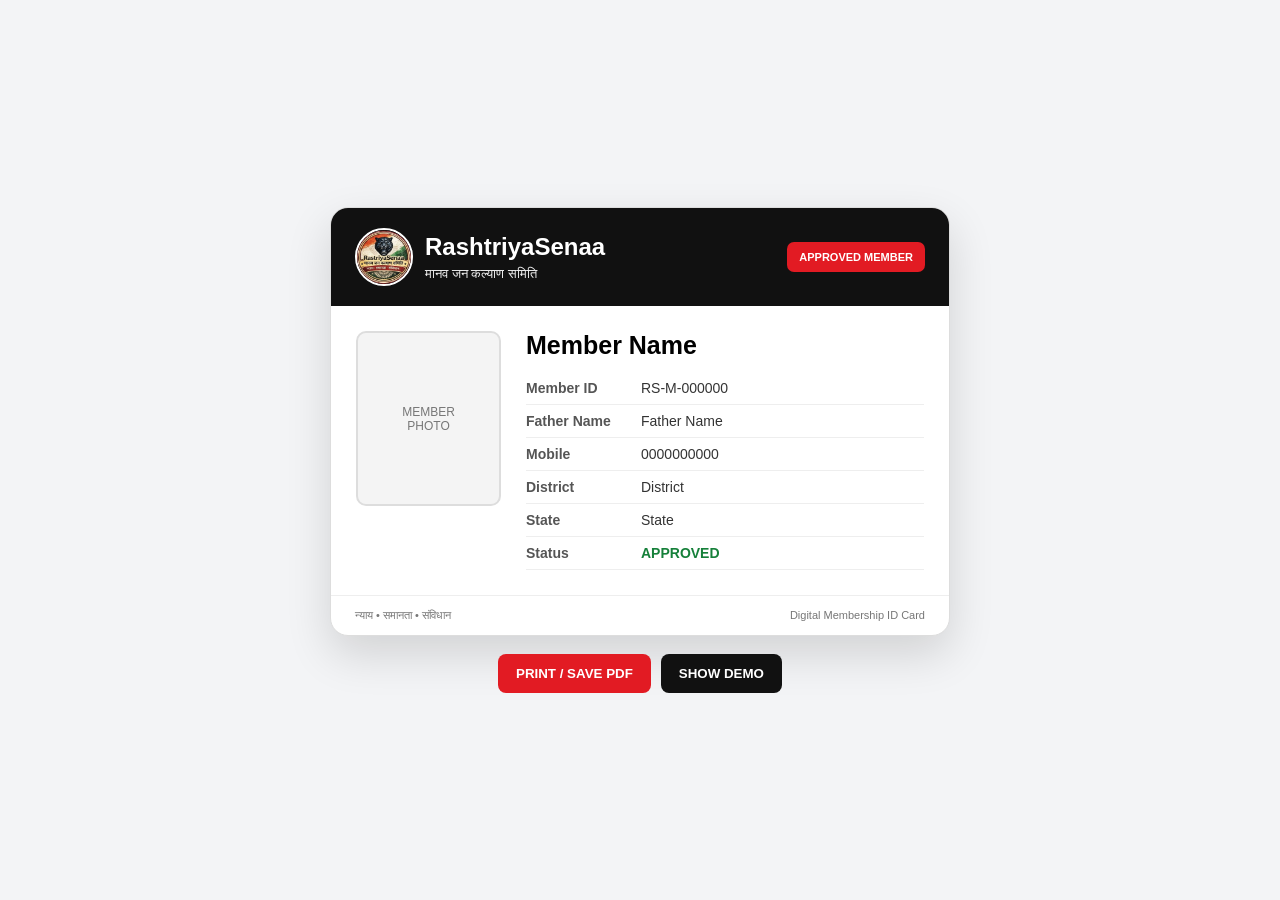
<file: rashtriyasenaa_id_card.html>
<!DOCTYPE html>
<html lang="en">
<head>
<meta charset="UTF-8">
<meta name="viewport" content="width=device-width, initial-scale=1.0">
<title>RastriyaSenaa - Member ID Card</title>
<style>
*{box-sizing:border-box}
body{
  margin:0;
  min-height:100vh;
  font-family:Arial,Helvetica,sans-serif;
  background:#f3f4f6;
  display:flex;
  align-items:center;
  justify-content:center;
  padding:30px 15px;
}
.card-wrap{width:100%;max-width:620px}
.id-card{
  width:100%;
  background:#fff;
  border:1px solid #ddd;
  border-radius:18px;
  overflow:hidden;
  box-shadow:0 18px 45px rgba(0,0,0,.14);
}
.card-top{
  background:#111;
  color:#fff;
  padding:20px 24px;
  display:flex;
  justify-content:space-between;
  align-items:center;
  gap:15px;
}
.brand{display:flex;align-items:center;gap:12px}
.logo{width:58px;height:58px;border-radius:50%;object-fit:cover;background:#fff;border:2px solid #fff}
.org-name{font-size:24px;font-weight:800}
.org-sub{font-size:13px;color:#f0f0f0;margin-top:5px}
.approved{
  background:#e21b23;
  color:#fff;
  font-size:11px;
  font-weight:800;
  padding:9px 12px;
  border-radius:7px;
  white-space:nowrap;
}
.card-body{
  padding:25px;
  display:grid;
  grid-template-columns:145px 1fr;
  gap:25px;
}
.photo{
  width:145px;
  height:175px;
  border:2px solid #ddd;
  border-radius:10px;
  background:#f4f4f4;
  display:flex;
  align-items:center;
  justify-content:center;
  overflow:hidden;
  color:#777;
  text-align:center;
  font-size:12px;
}
.photo img{width:100%;height:100%;object-fit:cover}
.name{font-size:25px;font-weight:800;margin:0 0 12px}
.row{
  padding:8px 0;
  border-bottom:1px solid #eee;
  font-size:14px;
  color:#333;
}
.row b{display:inline-block;width:115px;color:#555}
.status{color:#16803a;font-weight:800}
.card-bottom{
  border-top:1px solid #eee;
  padding:13px 24px;
  display:flex;
  justify-content:space-between;
  gap:10px;
  font-size:11px;
  color:#777;
}
.controls{
  margin-top:18px;
  display:flex;
  justify-content:center;
  gap:10px;
  flex-wrap:wrap;
}
button{
  border:0;
  border-radius:8px;
  padding:12px 18px;
  font-weight:700;
  cursor:pointer;
}
.print{background:#e21b23;color:white}
.demo{background:#111;color:white}
@media(max-width:520px){
  .brand{justify-content:center}
  .logo{width:52px;height:52px}
  .card-body{grid-template-columns:1fr;text-align:center}
  .photo{margin:auto}
  .row{text-align:left}
  .row b{width:105px}
  .card-top{flex-direction:column;text-align:center}
}
@media print{
  body{background:#fff;padding:0}
  .controls{display:none}
  .card-wrap{max-width:620px}
  .id-card{box-shadow:none}
}
</style>
</head>
<body>

<div class="card-wrap">
  <div class="id-card" id="memberCard">
    <div class="card-top">
      <div class="brand">
        <img class="logo" src="[data-uri]" alt="RashtriyaSenaa Logo">
        <div>
          <div class="org-name">RashtriyaSenaa</div>
          <div class="org-sub">मानव जन कल्याण समिति</div>
        </div>
      </div>
      <div class="approved">APPROVED MEMBER</div>
    </div>

    <div class="card-body">
      <div class="photo" id="photoBox">MEMBER<br>PHOTO</div>

      <div>
        <h2 class="name" id="memberName">Member Name</h2>

        <div class="row"><b>Member ID</b><span id="memberId">RS-M-000000</span></div>
        <div class="row"><b>Father Name</b><span id="fatherName">Father Name</span></div>
        <div class="row"><b>Mobile</b><span id="mobile">0000000000</span></div>
        <div class="row"><b>District</b><span id="district">District</span></div>
        <div class="row"><b>State</b><span id="state">State</span></div>
        <div class="row"><b>Status</b><span class="status" id="status">APPROVED</span></div>
      </div>
    </div>

    <div class="card-bottom">
      <span>न्याय • समानता • संविधान</span>
      <span>Digital Membership ID Card</span>
    </div>
  </div>

  <div class="controls">
    <button class="print" onclick="window.print()">PRINT / SAVE PDF</button>
    <button class="demo" onclick="loadDemo()">SHOW DEMO</button>
  </div>
</div>

<script>
/*
  APPROVED MEMBER DATA YAHAN SE CARD ME AAYEGA.

  Example:
  showIdCard({
    memberId: "RS-M-1788003722336",
    name: "Vikki Kumar",
    fatherName: "Father Name",
    mobile: "9917617902",
    district: "Amroha",
    state: "Uttar Pradesh",
    status: "APPROVED",
    photo: ""
  });
*/

function safe(value){
  return String(value ?? "");
}

function showIdCard(member){
  // ID card sirf APPROVED member ke liye
  if(String(member.status).toUpperCase() !== "APPROVED"){
    document.getElementById("memberCard").style.display = "none";
    alert("ID Card admin approval ke baad hi generate hoga.");
    return;
  }

  document.getElementById("memberCard").style.display = "block";

  document.getElementById("memberName").textContent = safe(member.name);
  document.getElementById("memberId").textContent = safe(member.memberId);
  document.getElementById("fatherName").textContent = safe(member.fatherName);
  document.getElementById("mobile").textContent = safe(member.mobile);
  document.getElementById("district").textContent = safe(member.district);
  document.getElementById("state").textContent = safe(member.state);
  document.getElementById("status").textContent = "APPROVED";

  const box = document.getElementById("photoBox");

  if(member.photo){
    box.innerHTML = "";
    const img = document.createElement("img");
    img.src = member.photo;
    img.alt = "Member Photo";
    img.onerror = function(){
      box.innerHTML = "MEMBER<br>PHOTO";
    };
    box.appendChild(img);
  }else{
    box.innerHTML = "MEMBER<br>PHOTO";
  }
}

// DEMO — ise delete kar sakte ho
function loadDemo(){
  showIdCard({
    memberId: "RS-M-1788003722336",
    name: "Vikki Kumar",
    fatherName: "Father Name",
    mobile: "9917617902",
    district: "Amroha",
    state: "Uttar Pradesh",
    status: "APPROVED",
    photo: ""
  });
}

// IMPORTANT:
// Admin approval ke response ke baad sirf ye call karo:
//
// showIdCard(response);
//
// Example:
// if(response.status === "APPROVED"){
//     showIdCard(response);
// }
</script>

</body>
</html>
</file>
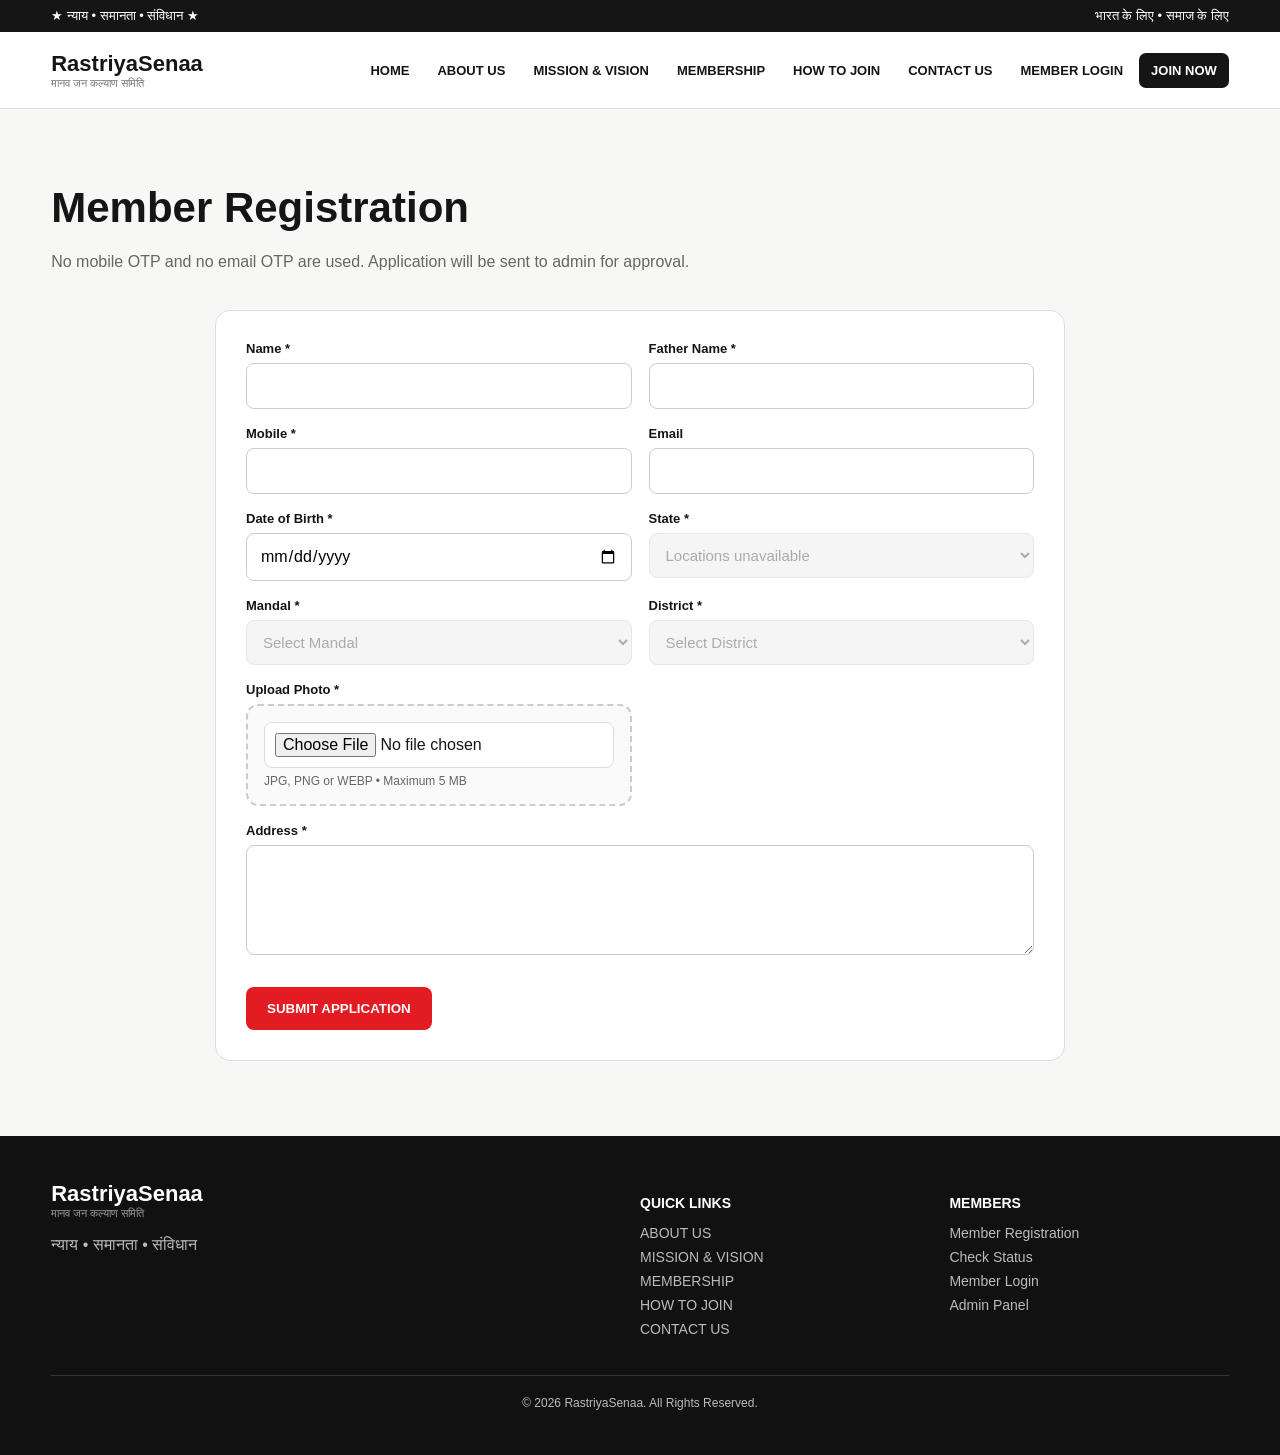
<file: register.html>
<!doctype html>
<html lang="en">
<head>
<meta charset="utf-8">
<meta name="viewport" content="width=device-width,initial-scale=1">
<title>Member Registration | RastriyaSenaa</title>
<link rel="stylesheet" href="styles.css">

<style>
.upload-box{
  border:2px dashed #ccc;
  border-radius:12px;
  padding:16px;
  background:#fafafa
}

.upload-box input[type=file]{
  width:100%;
  padding:10px;
  background:#fff;
  border:1px solid #ddd;
  border-radius:8px
}

.preview{
  display:none;
  margin-top:12px;
  width:110px;
  height:130px;
  border-radius:10px;
  object-fit:cover;
  border:2px solid #ddd
}

.help{
  font-size:12px;
  color:#666;
  margin-top:6px
}

/* Location dropdown */
.location-select{
  width:100%;
  padding:12px;
  border:1px solid #ddd;
  border-radius:8px;
  background:#fff;
  font-size:15px;
  box-sizing:border-box;
}

.location-select:disabled{
  background:#f1f1f1;
  color:#888;
  cursor:not-allowed;
}
</style>
</head>

<body>

<header></header>

<main>
<section class="section">
<div class="container">

<div class="head">
<h2>Member Registration</h2>
<p>
No mobile OTP and no email OTP are used.
Application will be sent to admin for approval.
</p>
</div>

<div class="form">

<form id="form">

<div class="formgrid">

<div class="field">
<label>Name *</label>
<input name="name" required>
</div>


<div class="field">
<label>Father Name *</label>
<input name="fatherName" required>
</div>


<div class="field">
<label>Mobile *</label>
<input
name="mobile"
inputmode="numeric"
pattern="[0-9]{10}"
maxlength="10"
required>
</div>


<div class="field">
<label>Email</label>
<input
name="email"
type="email">
</div>


<div class="field">
<label>Date of Birth *</label>
<input
name="dob"
type="date"
required>
</div>


<!-- STATE -->

<div class="field">

<label>State *</label>

<select
name="state"
id="state"
class="location-select"
required>

<option value="">
Select State
</option>

</select>

</div>


<!-- MANDAL -->

<div class="field">

<label>Mandal *</label>

<select
name="mandal"
id="mandal"
class="location-select"
required
disabled>

<option value="">
Select Mandal
</option>

</select>

</div>


<!-- DISTRICT -->

<div class="field">

<label>District *</label>

<select
name="district"
id="district"
class="location-select"
required
disabled>

<option value="">
Select District
</option>

</select>

</div>


<!-- PHOTO -->

<div class="field">

<label>Upload Photo *</label>

<div class="upload-box">

<input
id="photoFile"
type="file"
accept="image/jpeg,image/png,image/webp"
required>

<img
id="preview"
class="preview"
alt="Photo preview">

<div class="help">
JPG, PNG or WEBP • Maximum 5 MB
</div>

</div>

</div>


<!-- ADDRESS -->

<div class="field full">

<label>Address *</label>

<textarea
name="address"
required></textarea>

</div>

</div>


<div class="buttons">

<button
id="submitBtn"
class="btn red"
type="submit">

SUBMIT APPLICATION

</button>

</div>


<div
id="msg"
class="msg">
</div>

</form>

</div>
</div>
</section>
</main>

<footer></footer>

<script src="site.js"></script>

<script>

/* =========================================================
   ELEMENTS
   ========================================================= */

const form =
document.getElementById('form');

const fileInput =
document.getElementById('photoFile');

const preview =
document.getElementById('preview');

const msg =
document.getElementById('msg');

const btn =
document.getElementById('submitBtn');

const stateSelect =
document.getElementById('state');

const mandalSelect =
document.getElementById('mandal');

const districtSelect =
document.getElementById('district');


/* =========================================================
   LOCATION DATA
   ========================================================= */

let locations = [];


/* =========================================================
   LOAD LOCATIONS
   ========================================================= */

async function loadLocations(){

  try{

    stateSelect.disabled = true;

    stateSelect.innerHTML =
      '<option value="">Loading States...</option>';

    const result =
      await api({
        action:'getLocations'
      });


    if(
      !result ||
      !result.success
    ){

      throw new Error(
        result?.message ||
        'Locations load nahi ho paayi.'
      );
    }


    locations =
      Array.isArray(result.locations)
      ? result.locations
      : [];


    /* Unique States */

    const states =
      [...new Set(
        locations
          .map(x => String(x.state || '').trim())
          .filter(Boolean)
      )].sort();


    stateSelect.innerHTML =
      '<option value="">Select State</option>';


    states.forEach(state => {

      const option =
        document.createElement('option');

      option.value = state;
      option.textContent = state;

      stateSelect.appendChild(option);

    });


    stateSelect.disabled =
      states.length === 0;


    if(states.length === 0){

      stateSelect.innerHTML =
        '<option value="">No State Available</option>';

    }

  }catch(error){

    console.error(
      'Location loading error:',
      error
    );

    stateSelect.disabled = true;

    stateSelect.innerHTML =
      '<option value="">Locations unavailable</option>';

    alert(
      'State/Mandal/District list load nahi ho paayi. Please try again.'
    );

  }

}


/* =========================================================
   STATE CHANGE
   ========================================================= */

stateSelect.addEventListener(
  'change',
  () => {

    const selectedState =
      stateSelect.value.trim();


    /* Reset Mandal */

    mandalSelect.innerHTML =
      '<option value="">Select Mandal</option>';

    mandalSelect.disabled = true;


    /* Reset District */

    districtSelect.innerHTML =
      '<option value="">Select District</option>';

    districtSelect.disabled = true;


    if(!selectedState){
      return;
    }


    /* Get Mandals for selected State */

    const mandals =
      [...new Set(

        locations
          .filter(
            x =>
              String(x.state || '').trim() ===
              selectedState
          )
          .map(
            x =>
              String(x.mandal || '').trim()
          )
          .filter(Boolean)

      )].sort();


    mandals.forEach(mandal => {

      const option =
        document.createElement('option');

      option.value = mandal;
      option.textContent = mandal;

      mandalSelect.appendChild(option);

    });


    mandalSelect.disabled =
      mandals.length === 0;

  }
);


/* =========================================================
   MANDAL CHANGE
   ========================================================= */

mandalSelect.addEventListener(
  'change',
  () => {

    const selectedState =
      stateSelect.value.trim();

    const selectedMandal =
      mandalSelect.value.trim();


    /* Reset District */

    districtSelect.innerHTML =
      '<option value="">Select District</option>';

    districtSelect.disabled = true;


    if(
      !selectedState ||
      !selectedMandal
    ){

      return;
    }


    /* Get Districts */

    const districts =
      [...new Set(

        locations

          .filter(
            x =>
              String(x.state || '').trim() ===
              selectedState &&

              String(x.mandal || '').trim() ===
              selectedMandal
          )

          .map(
            x =>
              String(x.district || '').trim()
          )

          .filter(Boolean)

      )].sort();


    districts.forEach(district => {

      const option =
        document.createElement('option');

      option.value = district;
      option.textContent = district;

      districtSelect.appendChild(option);

    });


    districtSelect.disabled =
      districts.length === 0;

  }
);


/* =========================================================
   PHOTO PREVIEW
   ========================================================= */

fileInput.addEventListener(
  'change',
  () => {

    const f =
      fileInput.files[0];

    if(!f){

      preview.style.display =
        'none';

      return;
    }


    if(
      f.size >
      5 * 1024 * 1024
    ){

      fileInput.value = '';

      preview.style.display =
        'none';

      alert(
        'Photo 5 MB se chhoti honi chahiye.'
      );

      return;
    }


    preview.src =
      URL.createObjectURL(f);

    preview.style.display =
      'block';

  }
);


/* =========================================================
   IMAGE TO DATA URL
   ========================================================= */

function imageToDataUrl(file){

  return new Promise(
    (resolve,reject) => {

      const fr =
        new FileReader();


      fr.onload = () => {

        const im =
          new Image();


        im.onload = () => {

          const max =
            1000;


          const scale =
            Math.min(
              1,
              max /
              Math.max(
                im.width,
                im.height
              )
            );


          const c =
            document.createElement(
              'canvas'
            );


          c.width =
            Math.round(
              im.width * scale
            );


          c.height =
            Math.round(
              im.height * scale
            );


          c.getContext(
            '2d'
          ).drawImage(
            im,
            0,
            0,
            c.width,
            c.height
          );


          resolve(
            c.toDataURL(
              'image/jpeg',
              .84
            )
          );

        };


        im.onerror =
          reject;

        im.src =
          fr.result;

      };


      fr.onerror =
        reject;

      fr.readAsDataURL(file);

    }
  );

}


/* =========================================================
   FORM SUBMIT
   ========================================================= */

form.addEventListener(
  'submit',
  async e => {

    e.preventDefault();


    const f =
      fileInput.files[0];


    if(!f){

      alert(
        'Photo upload karo.'
      );

      return;
    }


    if(
      f.size >
      5 * 1024 * 1024
    ){

      alert(
        'Photo 5 MB se chhoti honi chahiye.'
      );

      return;
    }


    /* Location validation */

    if(!stateSelect.value){

      alert(
        'State select karo.'
      );

      stateSelect.focus();

      return;
    }


    if(!mandalSelect.value){

      alert(
        'Mandal select karo.'
      );

      mandalSelect.focus();

      return;
    }


    if(!districtSelect.value){

      alert(
        'District select karo.'
      );

      districtSelect.focus();

      return;
    }


    btn.disabled = true;

    btn.textContent =
      'UPLOADING PHOTO...';


    msg.style.display =
      'block';

    msg.className =
      'msg';

    msg.textContent =
      'Photo upload ho rahi hai, please wait...';


    try{

      const d =
        Object.fromEntries(
          new FormData(form)
        );


      d.photoData =
        await imageToDataUrl(f);


      delete d.photo;


      const r =
        await api({
          action:'register',
          ...d
        });


      if(!r.success){

        throw new Error(
          r.message ||
          'Registration failed'
        );
      }


      msg.className =
        'msg success';


      msg.innerHTML =
        'Application submitted successfully.<br>' +

        '<b>Application ID: ' +
        r.applicationId +
        '</b><br>' +

        'Status: PENDING — Admin approval ke baad Member ID aur ID Card milega.';


      form.reset();


      preview.style.display =
        'none';


      /* Reset locations */

      mandalSelect.innerHTML =
        '<option value="">Select Mandal</option>';

      mandalSelect.disabled =
        true;


      districtSelect.innerHTML =
        '<option value="">Select District</option>';

      districtSelect.disabled =
        true;


    }catch(x){

      msg.className =
        'msg error';

      msg.textContent =
        x.message ||
        'Something went wrong.';


    }finally{

      btn.disabled =
        false;

      btn.textContent =
        'SUBMIT APPLICATION';

    }

  }
);


/* =========================================================
   START
   ========================================================= */

loadLocations();

</script>

</body>
</html>
</file>
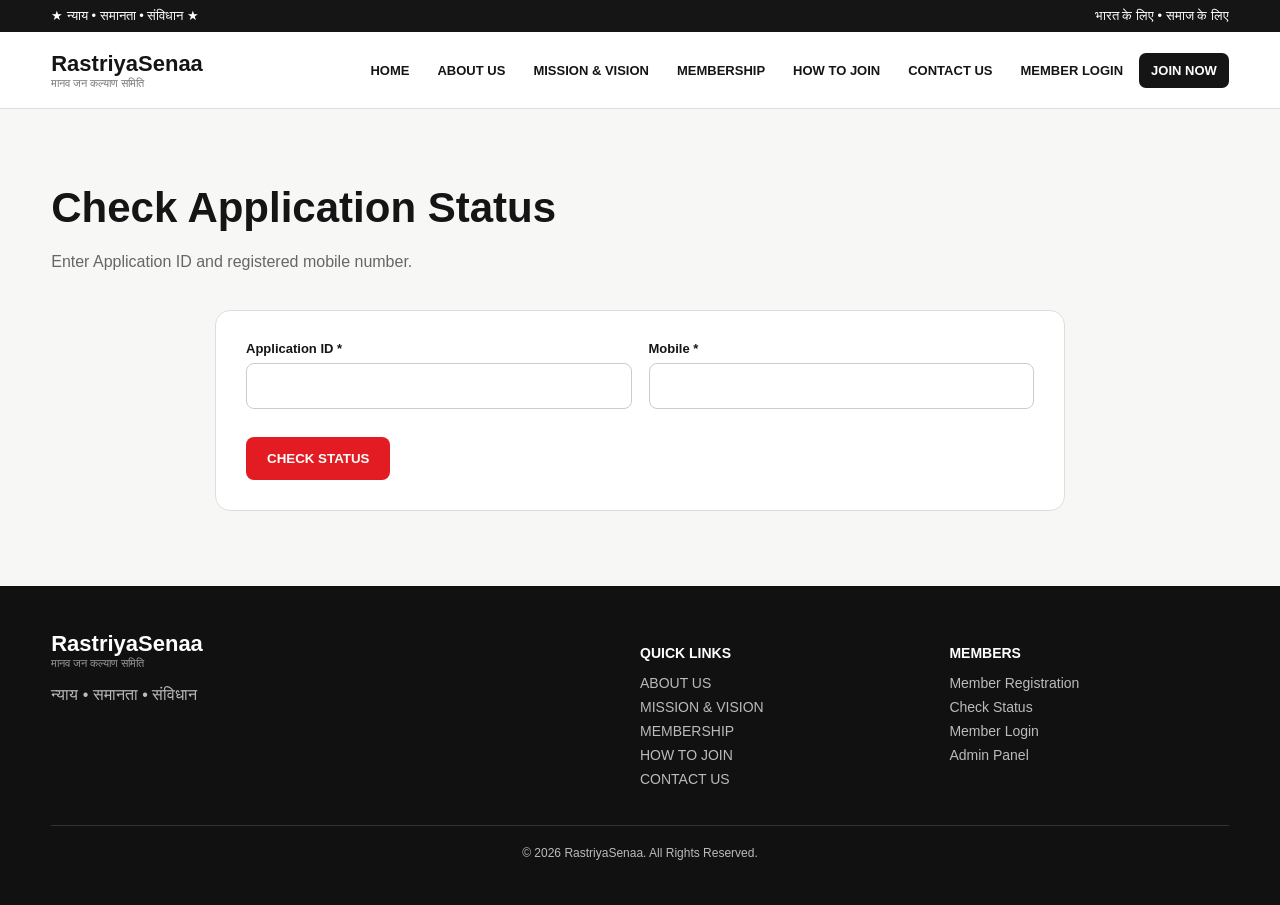
<file: status.html>
<!doctype html><html lang="en"><head><meta charset="utf-8"><meta name="viewport" content="width=device-width,initial-scale=1"><title>Check Status | RastriyaSenaa</title><link rel="stylesheet" href="styles.css"></head><body><header></header><main><section class="section"><div class="container"><div class="head"><h2>Check Application Status</h2><p>Enter Application ID and registered mobile number.</p></div><div class="form"><form id="form"><div class="formgrid"><div class="field"><label>Application ID *</label><input name="applicationId" required></div><div class="field"><label>Mobile *</label><input name="mobile" required></div></div><div class="buttons"><button class="btn red">CHECK STATUS</button></div><div id="msg" class="msg"></div></form></div></div></section></main><footer></footer><script src="site.js"></script><script>document.getElementById("form").onsubmit=async e=>{e.preventDefault();let d=Object.fromEntries(new FormData(e.target));let m=document.getElementById("msg");try{let r=await api({action:"status",...d});m.className="msg "+(r.success?"success":"error");m.innerHTML=r.success?"Name: <b>"+r.name+"</b><br>Status: <b>"+r.status+"</b><br>Member ID: <b>"+(r.memberId||"Not generated yet")+"</b>":r.message;m.style.display="block"}catch(x){m.className="msg error";m.textContent=x.message;m.style.display="block"}};</script></body></html>
</file>
<file: styles.css>
*{
  box-sizing:border-box;
}

html{
  scroll-behavior:smooth;
}

body{
  margin:0;
  font-family:Arial,sans-serif;
  background:#f7f7f5;
  color:#151515;
}

a{
  text-decoration:none;
  color:inherit;
}

.container{
  width:min(1180px,92%);
  margin:auto;
}


/* ================= TOP BAR ================= */

.top{
  background:#151515;
  color:#fff;
  font-size:13px;
}

.top .container{
  display:flex;
  justify-content:space-between;
  padding:8px 0;
}


/* ================= NAVBAR ================= */

.navbar{
  background:#fff;
  border-bottom:1px solid #ddd;
  position:sticky;
  top:0;
  z-index:50;
}

.nav{
  min-height:76px;
  display:flex;
  align-items:center;
  justify-content:space-between;
  gap:20px;
}

.brand{
  font-weight:900;
  font-size:22px;
}

.brand span{
  display:block;
  font-size:11px;
  color:#777;
  font-weight:500;
}

.navlinks{
  display:flex;
  gap:4px;
  align-items:center;
  flex-wrap:wrap;
}

.navlinks a{
  padding:10px 12px;
  border-radius:7px;
  font-size:13px;
  font-weight:700;
}

.navlinks a:hover,
.navlinks .active{
  background:#e31b23;
  color:#fff;
}

.navlinks .join{
  background:#151515;
  color:#fff;
}

.menu{
  display:none;
  background:#151515;
  color:#fff;
  border:0;
  padding:10px;
  border-radius:7px;
  font-size:20px;
}


/* ================= HERO ================= */

.hero{
  background:
    radial-gradient(circle at 80% 20%,#3d3d3d 0,transparent 32%),
    linear-gradient(135deg,#111,#292929);
  color:#fff;
  padding:90px 0 80px;
  position:relative;
  overflow:hidden;
}

.hero:after{
  content:"";
  position:absolute;
  width:420px;
  height:420px;
  border:1px solid #ffffff12;
  border-radius:50%;
  right:-170px;
  bottom:-220px;
}

.hero-grid{
  display:grid;
  grid-template-columns:1.15fr .85fr;
  gap:60px;
  align-items:center;
  position:relative;
  z-index:2;
}

.eyebrow{
  display:inline-block;
  border:1px solid #555;
  border-radius:30px;
  padding:9px 15px;
  font-size:12px;
  font-weight:800;
  letter-spacing:.5px;
}

.hero h1{
  font-size:clamp(45px,6vw,76px);
  line-height:.97;
  margin:25px 0 22px;
  letter-spacing:-2px;
}

.hero h1 em{
  font-style:normal;
  color:#e31b23;
}

.hero-text{
  font-size:18px;
  line-height:1.75;
  color:#ddd;
  max-width:680px;
}

.buttons{
  display:flex;
  gap:12px;
  flex-wrap:wrap;
  margin-top:28px;
}

.btn{
  display:inline-block;
  padding:14px 21px;
  border-radius:8px;
  font-weight:800;
  border:0;
  cursor:pointer;
  transition:.2s;
}

.btn:hover{
  transform:translateY(-2px);
}

.red{
  background:#e31b23;
  color:#fff;
}

.white{
  background:#fff;
  color:#151515;
}

.outline{
  background:transparent;
  color:#fff;
  border:1px solid #666;
}

.hero-line{
  display:flex;
  align-items:center;
  gap:12px;
  margin-top:30px;
  color:#aaa;
  font-size:12px;
}

.hero-line span{
  width:45px;
  height:1px;
  background:#555;
}


/* ================= HERO PANEL ================= */

.hero-panel{
  border:1px solid #555;
  border-radius:18px;
  padding:28px;
  background:#ffffff05;
  backdrop-filter:blur(5px);
  box-shadow:0 25px 60px #00000025;
}

.panel-top{
  display:flex;
  align-items:flex-start;
  justify-content:space-between;
  gap:15px;
}

.panel-label{
  font-size:11px;
  color:#aaa;
  font-weight:800;
  letter-spacing:1px;
}

.panel-top h2{
  margin:7px 0 0;
  font-size:25px;
}

.panel-icon{
  width:42px;
  height:42px;
  border:1px solid #666;
  border-radius:10px;
  display:grid;
  place-items:center;
  color:#e31b23;
  font-size:20px;
}

.hero-panel>p{
  color:#ccc;
  line-height:1.7;
  font-size:16px;
  margin:22px 0;
}

.mini{
  display:grid;
  grid-template-columns:1fr 1fr;
  gap:12px;
}

.mini-card{
  border:1px solid #555;
  padding:18px;
  border-radius:11px;
  transition:.2s;
}

.mini-card:hover{
  border-color:#e31b23;
  transform:translateY(-2px);
}

.mini-card strong{
  display:block;
  font-size:28px;
  margin-bottom:4px;
}

.mini-card span{
  color:#ccc;
  font-size:13px;
}


/* ================= STATS ================= */

.stats{
  background:#e31b23;
  color:#fff;
}

.stats-grid{
  display:grid;
  grid-template-columns:repeat(4,1fr);
}

.stat{
  text-align:center;
  padding:24px 15px;
  border-right:1px solid #ffffff44;
}

.stat:last-child{
  border-right:0;
}

.stat strong{
  display:block;
  font-size:29px;
  font-weight:900;
}

.stat span{
  display:block;
  margin-top:4px;
  font-size:14px;
}


/* ================= BABASAHEB ================= */

.ambedkar-section{
  background:#f7f7f5;
  padding:70px 0;
}

.ambedkar-box{
  display:grid;
  grid-template-columns:280px 1fr;
  gap:55px;
  align-items:center;
  background:#fff;
  border:1px solid #ddd;
  border-radius:22px;
  padding:45px;
  box-shadow:0 15px 45px #0000000a;
  position:relative;
  overflow:hidden;
}

.ambedkar-box:before{
  content:"";
  position:absolute;
  width:260px;
  height:260px;
  border-radius:50%;
  background:#e31b2310;
  left:-120px;
  top:-120px;
}

.ambedkar-photo-wrap{
  position:relative;
  z-index:2;
  display:flex;
  justify-content:center;
}

.photo-ring{
  width:220px;
  height:220px;
  padding:8px;
  border:3px solid #e31b23;
  border-radius:50%;
  background:#fff;
  box-shadow:0 12px 35px #00000018;
}

.photo-ring img{
  width:100%;
  height:100%;
  object-fit:cover;
  border-radius:50%;
  display:block;
}

.ambedkar-content{
  position:relative;
  z-index:2;
}

.thought-small{
  display:inline-block;
  color:#e31b23;
  font-size:12px;
  font-weight:900;
  letter-spacing:1px;
  text-transform:uppercase;
}

.ambedkar-content h2{
  font-size:34px;
  margin:12px 0 15px;
}

.quote-mark{
  font-size:60px;
  line-height:.6;
  color:#e31b23;
  font-family:Georgia,serif;
}

.thought-text{
  font-size:25px;
  font-weight:700;
  line-height:1.6;
  margin:12px 0;
}

.thought-line{
  width:60px;
  height:3px;
  background:#e31b23;
  margin:15px 0;
}

.thought-author{
  font-size:14px;
  font-weight:800;
  color:#555;
}


/* ================= SECTION ================= */

.section{
  padding:75px 0;
}

.quick-section{
  background:#fff;
}

.head{
  max-width:700px;
  margin-bottom:35px;
}

.section-tag{
  display:inline-block;
  font-size:11px;
  font-weight:900;
  letter-spacing:1.5px;
  color:#e31b23;
  margin-bottom:8px;
}

.head h2{
  font-size:42px;
  margin:0 0 10px;
}

.head p{
  color:#666;
  line-height:1.7;
}


/* ================= CARDS ================= */

.cards{
  display:grid;
  grid-template-columns:repeat(4,1fr);
  gap:17px;
}

.card{
  background:#fff;
  border:1px solid #ddd;
  border-radius:16px;
  padding:22px;
  min-height:210px;
  position:relative;
  overflow:hidden;
  transition:.25s;
}

.card:hover{
  transform:translateY(-7px);
  border-color:#e31b23;
  box-shadow:0 18px 35px #00000012;
}

.card-number{
  width:44px;
  height:44px;
  display:grid;
  place-items:center;
  background:#151515;
  color:#fff;
  border-radius:10px;
  font-weight:900;
  margin-bottom:35px;
}

.card-content h3{
  font-size:20px;
  margin:0 0 8px;
}

.card-content p{
  color:#666;
  line-height:1.6;
  font-size:14px;
}

.arrow{
  position:absolute;
  right:20px;
  bottom:20px;
  color:#e31b23;
  font-size:22px;
  font-weight:900;
}


/* ================= JOIN SECTION ================= */

.join-section{
  padding:0 0 75px;
  background:#fff;
}

.join-box{
  background:
    radial-gradient(circle at 90% 10%,#3b3b3b 0,transparent 30%),
    #151515;
  color:#fff;
  border-radius:20px;
  padding:45px;
  display:flex;
  align-items:center;
  justify-content:space-between;
  gap:30px;
}

.join-box h2{
  font-size:36px;
  margin:10px 0;
}

.join-box p{
  color:#ccc;
  line-height:1.7;
  margin:0;
}

.section-tag.light{
  color:#e31b23;
}


/* ================= OLD COMMON STYLES ================= */

.two{
  display:grid;
  grid-template-columns:1fr 1fr;
  gap:25px;
}

.dark{
  background:#151515;
  color:#fff;
}

.dark p{
  color:#ccc;
}

.form{
  max-width:850px;
  margin:auto;
  background:#fff;
  border:1px solid #ddd;
  border-radius:15px;
  padding:30px;
}

.formgrid{
  display:grid;
  grid-template-columns:1fr 1fr;
  gap:17px;
}

.field label{
  display:block;
  font-weight:800;
  font-size:13px;
  margin-bottom:7px;
}

.field input,
.field textarea{
  width:100%;
  padding:13px;
  border:1px solid #ccc;
  border-radius:8px;
  font:inherit;
}

.field textarea{
  min-height:110px;
}

.full{
  grid-column:1/-1;
}

.msg{
  display:none;
  margin-top:15px;
  padding:12px;
  border-radius:8px;
}

.success{
  display:block;
  background:#dcfce7;
  color:#166534;
}

.error{
  display:block;
  background:#fee2e2;
  color:#991b1b;
}

.tablewrap{
  overflow:auto;
}

.table{
  width:100%;
  border-collapse:collapse;
  background:#fff;
}

.table th,
.table td{
  padding:12px;
  border-bottom:1px solid #eee;
  text-align:left;
  white-space:nowrap;
}

.table th{
  background:#151515;
  color:#fff;
}


/* ================= FOOTER ================= */

.footer{
  background:#111;
  color:#bbb;
  padding:45px 0;
}

.footgrid{
  display:grid;
  grid-template-columns:2fr 1fr 1fr;
  gap:30px;
}

.footer h3{
  color:#fff;
  font-size:14px;
}

.footer a{
  display:block;
  margin:8px 0;
  font-size:14px;
}

.copy{
  border-top:1px solid #333;
  margin-top:30px;
  padding-top:20px;
  text-align:center;
  font-size:12px;
}


/* ================= TABLET ================= */

@media(max-width:900px){

  .navlinks{
    display:none;
    position:absolute;
    left:0;
    right:0;
    top:76px;
    background:#fff;
    padding:15px;
    flex-direction:column;
    align-items:stretch;
  }

  .navlinks.open{
    display:flex;
  }

  .menu{
    display:block;
  }

  .hero-grid,
  .two{
    grid-template-columns:1fr;
  }

  .cards{
    grid-template-columns:1fr 1fr;
  }

  .formgrid{
    grid-template-columns:1fr;
  }

  .footgrid{
    grid-template-columns:1fr;
  }

  .ambedkar-box{
    grid-template-columns:220px 1fr;
    gap:30px;
    padding:35px;
  }

  .photo-ring{
    width:190px;
    height:190px;
  }

}


/* ================= MOBILE ================= */

@media(max-width:600px){

  .top .container{
    gap:10px;
    flex-direction:column;
    text-align:center;
  }

  .hero{
    padding:60px 0;
  }

  .hero-grid{
    gap:35px;
  }

  .hero h1{
    font-size:45px;
    letter-spacing:-1px;
  }

  .hero-text{
    font-size:16px;
  }

  .hero-panel{
    padding:20px;
  }

  .stats-grid{
    grid-template-columns:1fr 1fr;
  }

  .stat{
    border-bottom:1px solid #ffffff44;
  }

  .stat:nth-child(2){
    border-right:0;
  }

  .ambedkar-section{
    padding:45px 0;
  }

  .ambedkar-box{
    grid-template-columns:1fr;
    text-align:center;
    padding:30px 20px;
    gap:25px;
  }

  .ambedkar-content h2{
    font-size:27px;
  }

  .thought-text{
    font-size:20px;
  }

  .thought-line{
    margin:15px auto;
  }

  .cards{
    grid-template-columns:1fr;
  }

  .section{
    padding:55px 0;
  }

  .head h2{
    font-size:34px;
  }

  .join-box{
    flex-direction:column;
    align-items:flex-start;
    padding:30px 25px;
  }

  .join-box h2{
    font-size:29px;
  }

}


/* ================= SMALL MOBILE ================= */

@media(max-width:420px){

  .mini{
    grid-template-columns:1fr;
  }

  .stats-grid{
    grid-template-columns:1fr;
  }

  .stat{
    border-right:0;
  }

  .buttons{
    flex-direction:column;
  }

  .buttons .btn{
    text-align:center;
  }

}
</file>
